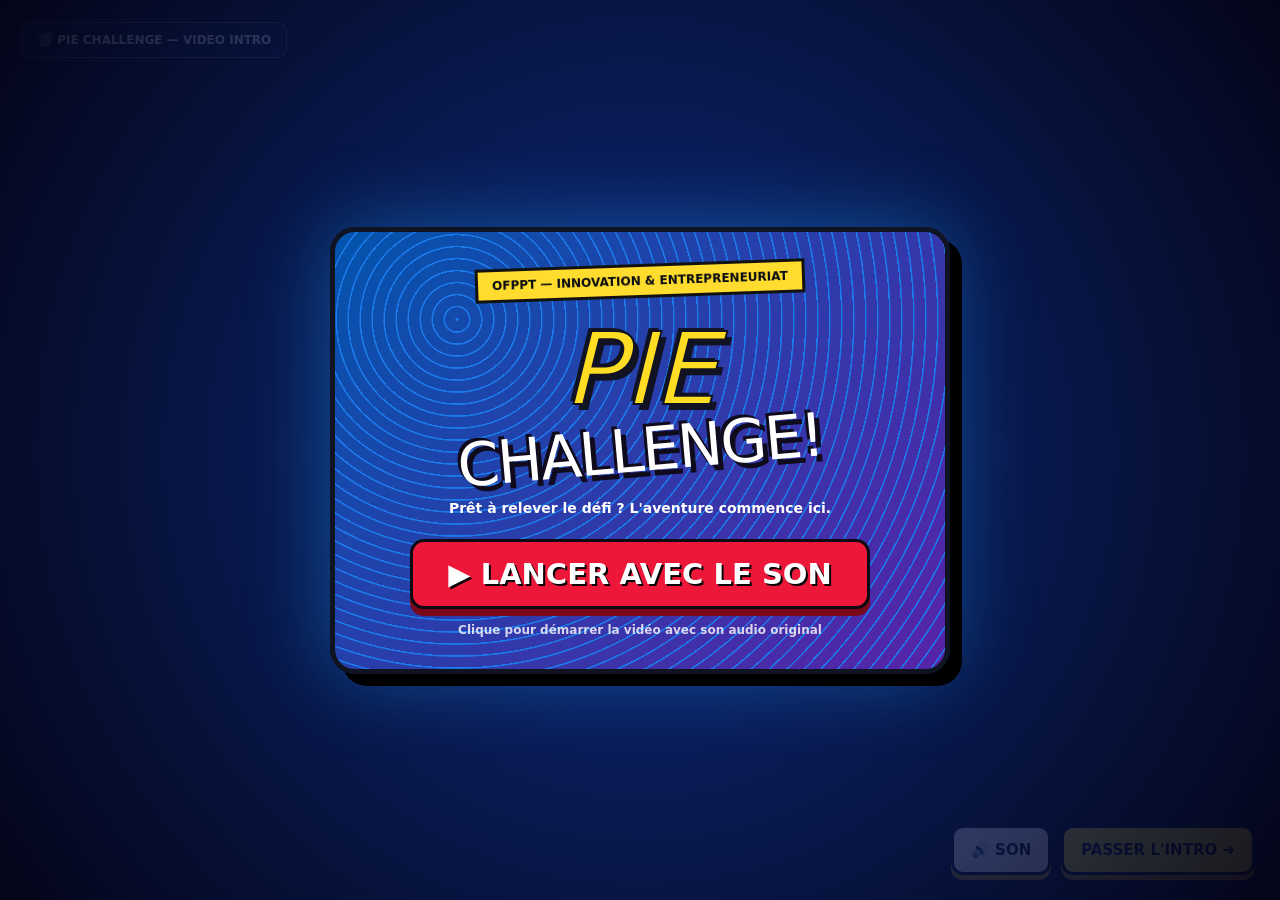
<file: index.html>
<!DOCTYPE html>
<html lang="fr"><head><meta charset="UTF-8"><meta name="viewport" content="width=device-width,initial-scale=1">
<title>PIE Challenge — Intro</title>
<style>
:root{font-family:Impact,'Arial Black',system-ui,sans-serif;color:#fff}
*{box-sizing:border-box}body{margin:0;min-height:100vh;background:#060d22;overflow:hidden}
#vid{position:absolute;inset:0;width:100%;height:100%;object-fit:contain;background:#050812}
#vid-bg{position:absolute;inset:0;background:radial-gradient(circle at 50% 30%,#1277d0 0%,#081535 45%,#040816 100%);z-index:-1}
#gate{position:absolute;inset:0;display:grid;place-items:center;background:radial-gradient(circle at 50% 50%,#123eb6aa,#040519ed);z-index:4}
#gate.hide{display:none}.intro-card{text-align:center;padding:32px 24px;max-width:620px;width:90%;border:5px solid #101322;border-radius:25px;box-shadow:12px 12px #000,0 0 80px #1d9fff65;background:repeating-radial-gradient(circle at 20% 20%,#1b7bea 0 1px,transparent 2px 12px),linear-gradient(135deg,#0354ad,#5723a8)}
.eyebrow{background:#ffdc2d;color:#080a12;display:inline-block;padding:7px 14px;transform:rotate(-2deg);border:3px solid #111;font:900 12px system-ui}.logo{font-size:clamp(48px,10vw,100px);font-style:italic;line-height:1;text-shadow:5px 6px #121322,-3px -3px #121322;-webkit-text-stroke:2px #121322;color:#ffdd24;margin:22px 0 0}.sublogo{color:#fff;font-size:clamp(27px,6vw,60px);letter-spacing:-2px;transform:rotate(-5deg);text-shadow:5px 6px #100b1c,-3px -3px #100b1c;margin:-5px 0 15px}p{font:700 14px system-ui;margin:10px 0 23px;color:#fff}
button{cursor:pointer;font-family:Impact,'Arial Black',system-ui;font-weight:900;border:3px solid #0c0b11;transition:transform .15s}
button:hover{transform:translateY(-3px) scale(1.025)}.start{background:#ed1839;color:white;font-size:clamp(19px,4vw,29px);padding:15px 35px;border-radius:14px;box-shadow:0 7px #79081a;text-shadow:2px 2px #080509}.controls{position:fixed;bottom:25px;right:25px;display:flex;gap:10px;z-index:3}.controls button{padding:13px 17px;border-radius:12px;background:#ffdd26;color:#111;font-size:15px;box-shadow:0 5px #b98a0f}.controls button.mute{background:#eee;color:#111}.tip{position:fixed;top:22px;left:22px;font:800 12px system-ui;background:#071427b5;padding:10px 15px;border:1px solid #ffffff55;border-radius:10px;z-index:2}#loading{font:600 12px system-ui;opacity:.8;margin-top:14px}
@media(max-width:600px){.controls{bottom:15px;right:15px}.controls button{font-size:12px;padding:11px}.intro-card{padding:24px 14px}}
</style></head><body>
<div id="vid-bg"></div><video id="vid" playsinline preload="auto"><source src="videos/intro.mp4" type="video/mp4">Vidéo non prise en charge.</video>
<div class="tip">🎬 PIE CHALLENGE — VIDEO INTRO</div>
<div id="gate"><div class="intro-card"><div class="eyebrow">OFPPT — INNOVATION & ENTREPRENEURIAT</div><div class="logo">PIE</div><div class="sublogo">CHALLENGE!</div><p>Prêt à relever le défi ? L'aventure commence ici.</p><button class="start" id="launch">▶ LANCER AVEC LE SON</button><div id="loading">Clique pour démarrer la vidéo avec son audio original</div></div></div>
<div class="controls"><button class="mute" id="sound" aria-label="Activer ou couper le son">🔊 SON</button><button id="skip">PASSER L'INTRO ➜</button></div>
<script>
const v=document.getElementById('vid'), gate=document.getElementById('gate'), sound=document.getElementById('sound');
function finish(){window.location.replace('game.html')}
async function launch(){try{v.muted=false;v.volume=1;await v.play();gate.classList.add('hide');sound.textContent='🔊 SON'}catch(e){document.getElementById('loading').textContent='Impossible de lire la vidéo. Essaie Chrome ou utilise PASSER L’INTRO.';console.error(e)}}
document.getElementById('launch').addEventListener('click',launch);
document.getElementById('skip').addEventListener('click',finish);
v.addEventListener('ended',finish);
v.addEventListener('error',()=>{document.getElementById('loading').textContent='Vidéo introuvable ou format non compatible. Le bouton PASSER fonctionne.'});
sound.addEventListener('click',()=>{v.muted=!v.muted;sound.textContent=v.muted?'🔇 MUET':'🔊 SON'});
</script></body></html>
</file>
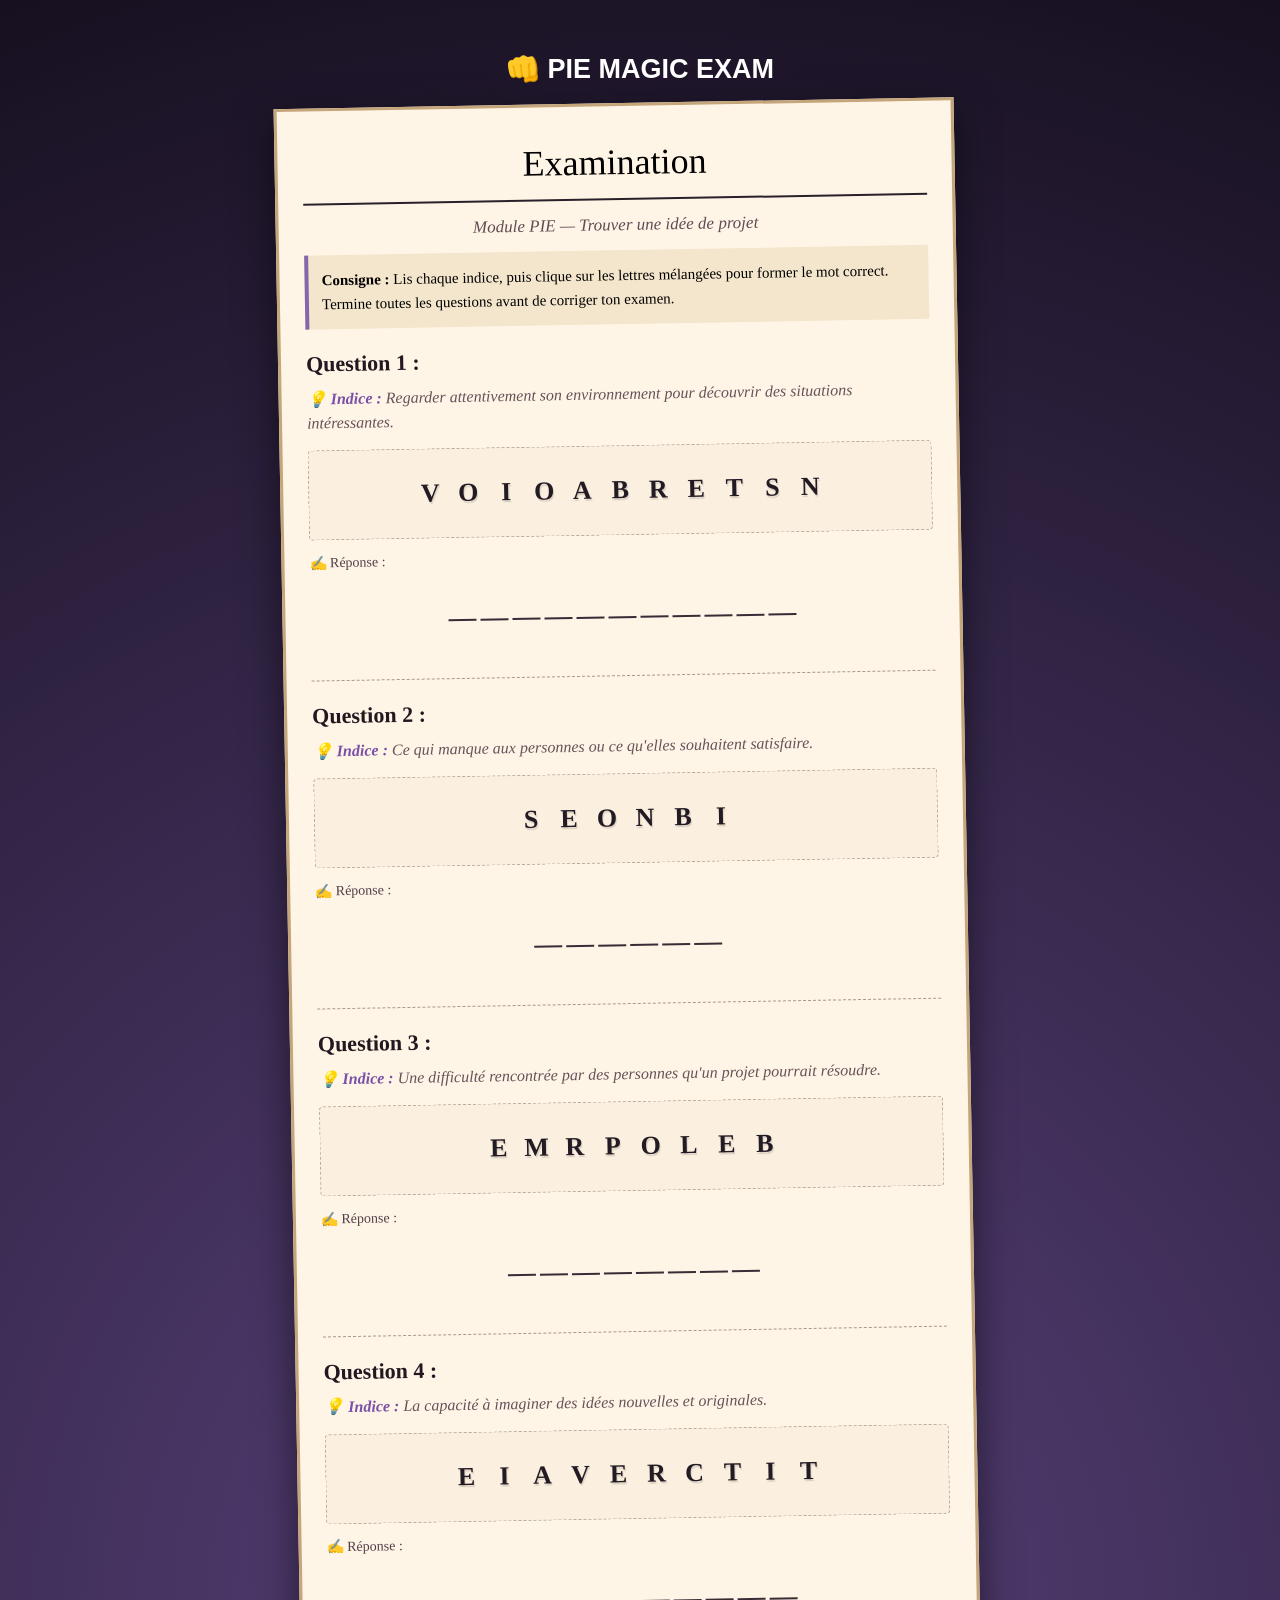
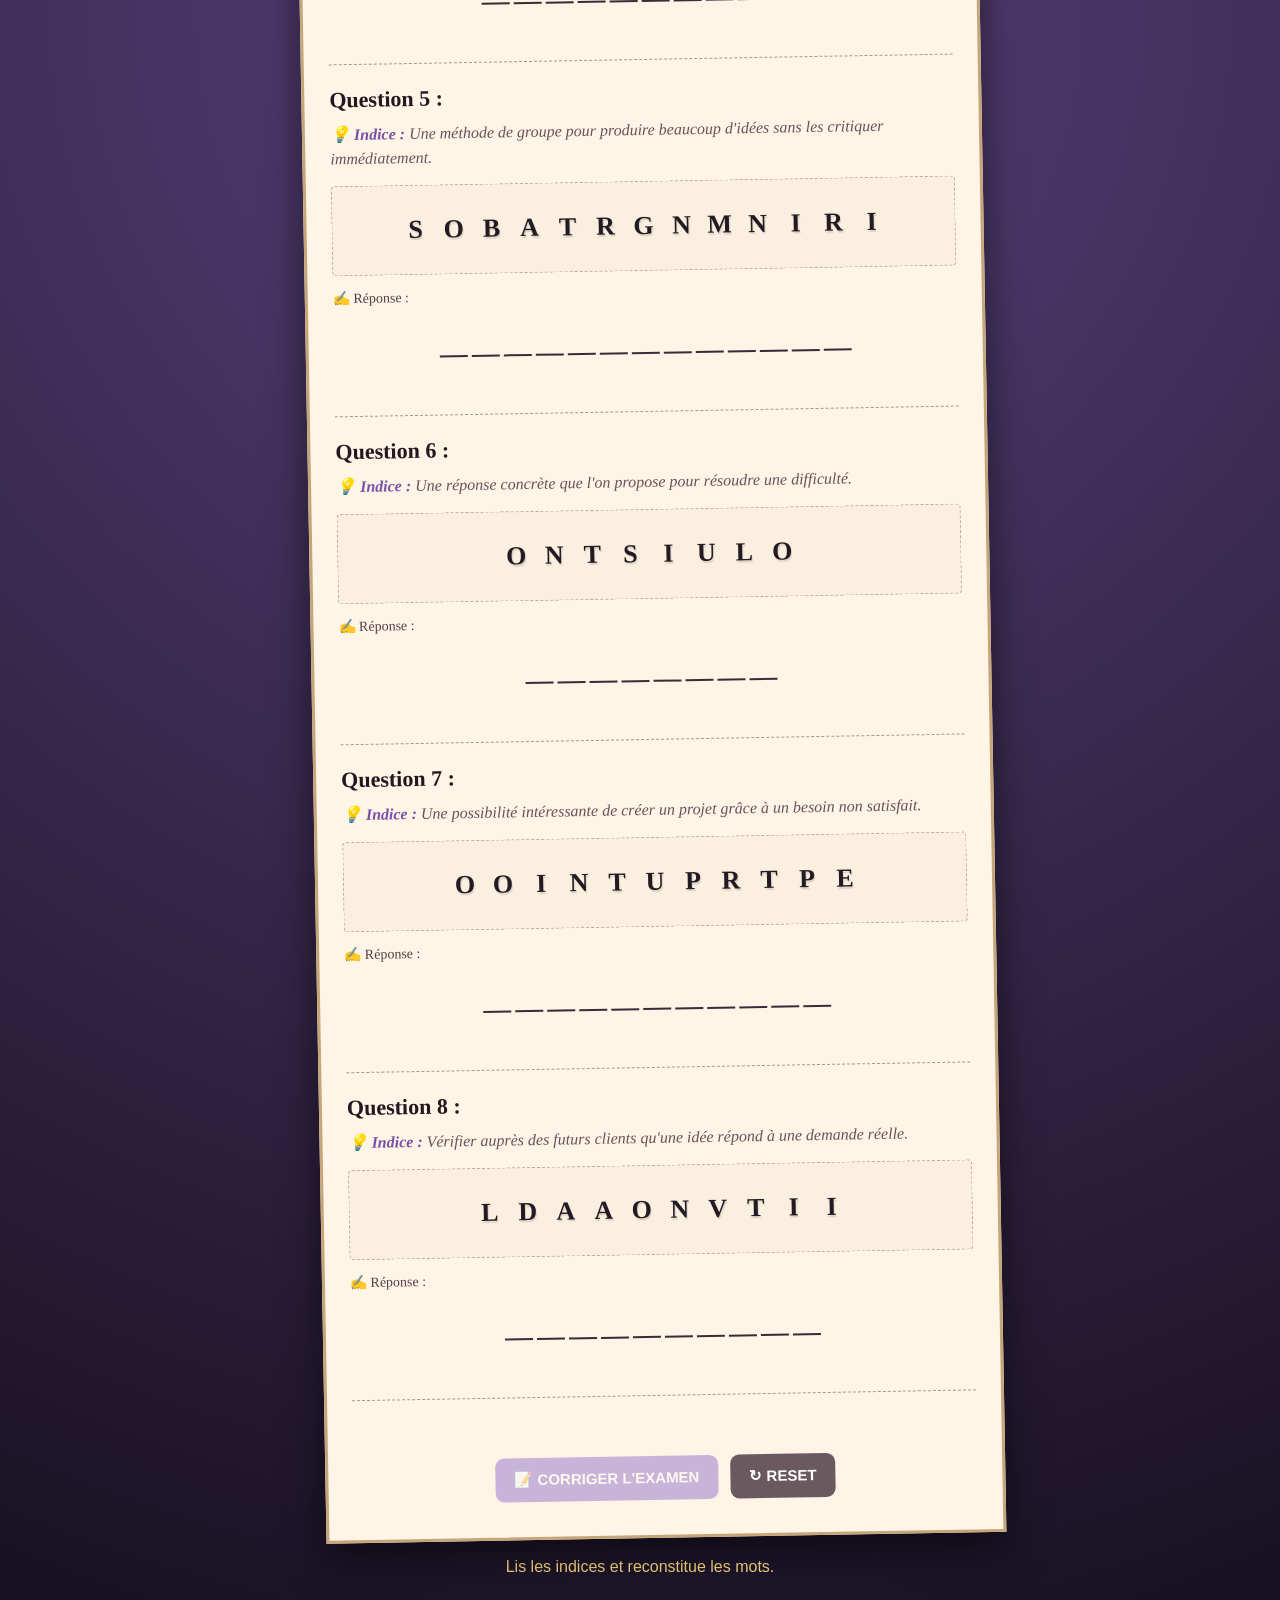
<file: dencing words(pie niveau 6).html>
<!DOCTYPE html>
<html lang="fr">
<head>
<meta charset="UTF-8">
<meta name="viewport" content="width=device-width, initial-scale=1.0">

<title>PIE - Magic Examination</title>

<style>
* {
    box-sizing: border-box;
}

body {
    margin: 0;
    min-height: 100vh;
    background: radial-gradient(circle, #59427c, #171020);
    display: flex;
    align-items: flex-start;
    justify-content: center;
    font-family: Georgia, serif;
    padding: 35px 12px;
}

.container {
    text-align: center;
    width: 100%;
    max-width: 680px;
}

h1 {
    color: white;
    font-family: Arial, sans-serif;
    font-size: 27px;
}

/* EXAM PAPER */

.paper {
    background: #fff5e6;
    padding: 35px 25px;
    border: 3px solid #c5a67b;
    box-shadow: 0 15px 40px #0008;
    transform: rotate(-1deg);
    transition: box-shadow 0.5s;
    position: relative;
    overflow: hidden;
    text-align: left;
}

.paper.solved {
    box-shadow: 0 0 50px gold;
}

.exam-title {
    font-size: 36px;
    text-align: center;
    border-bottom: 2px solid #292129;
    padding-bottom: 15px;
}

.exam-subtitle {
    text-align: center;
    font-size: 17px;
    font-style: italic;
    margin: 15px 0;
    color: #604c55;
}

.instructions {
    background: #f4e6cc;
    border-left: 4px solid #8566ad;
    padding: 13px;
    font-size: 15px;
    line-height: 1.6;
}

/* QUESTION */

.question-block {
    padding: 22px 0;
    border-bottom: 1px dashed #a99789;
}

.question {
    font-size: 22px;
    font-weight: bold;
    color: #211820;
    margin-bottom: 10px;
}

.hint {
    font-size: 16px;
    font-style: italic;
    line-height: 1.5;
    color: #66525a;
    margin-bottom: 15px;
}

.hint strong {
    color: #7950a7;
}

/* SCATTERED ALPHABET */

.chaos-zone {
    display: flex;
    justify-content: center;
    align-items: center;
    flex-wrap: wrap;
    gap: 10px 8px;
    min-height: 90px;
    padding: 20px 12px;
    background: #eadcc733;
    border: 1px dashed #b9aa98;
    border-radius: 4px;
}

.letter {
    width: 30px;
    height: 40px;
    padding: 0;
    border: none;
    margin: 0;

    background: transparent;
    color: #231b24;

    font-family: Georgia, serif;
    font-weight: bold;
    font-size: 26px;

    cursor: pointer;
    position: relative;

    text-shadow: 1px 2px 1px #0002;

    animation: chaos 0.6s infinite alternate ease-in-out;
    animation-delay: var(--delay);
}

@keyframes chaos {
    from {
        transform:
            translate(var(--x), var(--y))
            rotate(var(--rotation));
    }

    to {
        transform:
            translate(
                calc(var(--x) + 3px),
                calc(var(--y) - 3px)
            )
            rotate(calc(var(--rotation) + 7deg));
    }
}

.letter:hover:not(:disabled) {
    color: #b02e28;
    animation-play-state: paused;
    scale: 1.25;
    text-shadow: 0 0 8px #ffae42;
}

.letter.used {
    opacity: 0.12;
}

.letter:disabled {
    cursor: default;
}

/* ANSWER */

.answer-label {
    margin: 14px 0 8px;
    font-size: 14px;
    color: #51404b;
}

.answer-line {
    display: flex;
    justify-content: center;
    flex-wrap: wrap;
    gap: 4px;
    min-height: 46px;
    padding: 5px 0;
}

.answer-slot {
    width: 28px;
    height: 39px;
    padding: 0;
    margin: 0;

    background: transparent;
    border: none;
    border-bottom: 2px solid #392c36;

    font-family: Georgia, serif;
    font-size: 22px;
    font-weight: bold;
    color: #251b25;

    cursor: pointer;
}

.answer-slot.filled {
    animation: letterAppear 0.25s ease-out;
}

.answer-slot:disabled {
    cursor: default;
}

@keyframes letterAppear {
    from {
        opacity: 0;
        transform: translateY(-15px);
    }

    to {
        opacity: 1;
        transform: translateY(0);
    }
}

/* QUESTION FEEDBACK */

.question-feedback {
    text-align: center;
    font-size: 15px;
    font-weight: bold;
    margin-top: 12px;
    min-height: 18px;
    font-family: Arial, sans-serif;
}

.question-block.good .question-feedback {
    color: #168447;
}

.question-block.bad .question-feedback {
    color: #c32a2a;
}

.question-block.good {
    background: #e0ffd529;
}

/* SCORE */

.result {
    text-align: center;
    padding: 18px 5px;
    font-family: Arial, sans-serif;
    font-size: 18px;
    font-weight: bold;
    color: #513b64;
    min-height: 60px;
}

.result.success {
    color: #168447;
    font-size: 21px;
}

/* BUTTONS */

.actions {
    display: flex;
    justify-content: center;
    flex-wrap: wrap;
    gap: 12px;
}

.action {
    border: none;
    border-radius: 9px;
    padding: 13px 19px;
    background: #7752c7;
    color: white;
    font-family: Arial, sans-serif;
    font-size: 15px;
    font-weight: bold;
    cursor: pointer;
}

.action:hover:not(:disabled) {
    background: #9472de;
}

.action:disabled {
    opacity: 0.4;
    cursor: not-allowed;
}

.reset {
    background: #6b5960;
}

.reset:hover {
    background: #8b737c !important;
}

.small-action {
    display: block;
    margin: 10px auto 0;
    border: none;
    background: transparent;
    color: #7950a7;
    font-size: 13px;
    cursor: pointer;
    text-decoration: underline;
}

.small-action:hover {
    color: #ac4a65;
}

#status {
    font-family: Arial, sans-serif;
    color: #ffdd83;
    margin-top: 20px;
}

@media (max-width: 480px) {
    .paper {
        padding: 25px 13px;
    }

    .exam-title {
        font-size: 29px;
    }

    .question {
        font-size: 20px;
    }

    .letter {
        font-size: 22px;
        width: 24px;
    }

    .answer-slot {
        width: 22px;
        font-size: 18px;
    }
}
</style>
</head>

<body>

<div class="container">

    <h1>👊 PIE MAGIC EXAM</h1>

    <div class="paper" id="paper">

        <div class="exam-title">
            Examination
        </div>

        <div class="exam-subtitle">
            Module PIE — Trouver une idée de projet
        </div>

        <div class="instructions">
            <strong>Consigne :</strong>
            Lis chaque indice, puis clique sur les lettres
            mélangées pour former le mot correct.
            Termine toutes les questions avant de
            corriger ton examen.
        </div>

        <!-- ALL EXAM QUESTIONS -->
        <div id="examQuestions"></div>

        <!-- RESULT -->
        <div class="result" id="result"
             role="status" aria-live="polite">
        </div>

        <div class="actions">

            <button class="action"
                    id="checkButton">
                📝 CORRIGER L'EXAMEN
            </button>

            <button class="action reset"
                    id="resetButton">
                ↻ RESET
            </button>

        </div>

    </div>

    <p id="status">
        Les lettres sont mélangées.
        À toi de trouver les bonnes réponses !
    </p>

</div>

<script>

// ==========================================
// PIE EXAM - QUESTIONS
// ==========================================

const questions = [

    {
        answer: "OBSERVATION",
        hint: "Regarder attentivement son environnement pour découvrir des situations intéressantes."
    },

    {
        answer: "BESOIN",
        hint: "Ce qui manque aux personnes ou ce qu'elles souhaitent satisfaire."
    },

    {
        answer: "PROBLEME",
        hint: "Une difficulté rencontrée par des personnes qu'un projet pourrait résoudre."
    },

    {
        answer: "CREATIVITE",
        hint: "La capacité à imaginer des idées nouvelles et originales."
    },

    {
        answer: "BRAINSTORMING",
        hint: "Une méthode de groupe pour produire beaucoup d'idées sans les critiquer immédiatement."
    },

    {
        answer: "SOLUTION",
        hint: "Une réponse concrète que l'on propose pour résoudre une difficulté."
    },

    {
        answer: "OPPORTUNITE",
        hint: "Une possibilité intéressante de créer un projet grâce à un besoin non satisfait."
    },

    {
        answer: "VALIDATION",
        hint: "Vérifier auprès des futurs clients qu'une idée répond à une demande réelle."
    }

];

// ==========================================
// GAME STATE
// ==========================================

let exam = [];
let examReviewed = false;
let examCompleted = false;

const paper = document.getElementById("paper");
const questionsContainer =
    document.getElementById("examQuestions");

const result = document.getElementById("result");
const checkButton =
    document.getElementById("checkButton");

const resetButton =
    document.getElementById("resetButton");

const statusText =
    document.getElementById("status");

// ==========================================
// SHUFFLE
// ==========================================

function shuffle(array) {

    const copy = [...array];

    for (let i = copy.length - 1; i > 0; i--) {

        const randomIndex =
            Math.floor(Math.random() * (i + 1));

        [copy[i], copy[randomIndex]] =
            [copy[randomIndex], copy[i]];
    }

    return copy;
}

// ==========================================
// MAKE MIXED LETTERS
// ==========================================

function createLetters(answer) {

    const characters = [...answer];

    let tiles = characters.map((char, index) => ({
        id: index,
        char: char,
        x: Math.floor(Math.random() * 17 - 8),
        y: Math.floor(Math.random() * 19 - 9),
        rotation: Math.floor(Math.random() * 75 - 37),
        delay: Math.random()
    }));

    tiles = shuffle(tiles);

    // Ensure the letters are not already sorted
    if (tiles.map(t => t.char).join("") === answer) {

        const firstDifferent = tiles.findIndex(
            t => t.char !== tiles[0].char
        );

        if (firstDifferent !== -1) {
            [tiles[0], tiles[firstDifferent]] =
                [tiles[firstDifferent], tiles[0]];
        }
    }

    return tiles;
}

// ==========================================
// START EXAM
// ==========================================

function startExam() {

    exam = questions.map(question => ({

        answer: question.answer,

        hint: question.hint,

        tiles: createLetters(question.answer),

        selected: [],

        status: "editing"

    }));

    examReviewed = false;
    examCompleted = false;

    result.textContent = "";
    result.className = "result";

    paper.classList.remove("solved");

    statusText.textContent =
        "Lis les indices et reconstitue les mots.";

    renderExam();
}

// ==========================================
// RENDER ALL QUESTIONS
// ==========================================

function renderExam() {

    questionsContainer.innerHTML = "";

    exam.forEach((question, questionIndex) => {

        const block = document.createElement("section");

        block.className = "question-block";

        if (question.status === "correct") {
            block.classList.add("good");
        }

        if (question.status === "wrong") {
            block.classList.add("bad");
        }

        // QUESTION NUMBER

        const title = document.createElement("div");

        title.className = "question";

        title.textContent =
            "Question " + (questionIndex + 1) + " :";

        block.appendChild(title);

        // HINT

        const hint = document.createElement("div");

        hint.className = "hint";

        const hintTitle = document.createElement("strong");
        hintTitle.textContent = "💡 Indice : ";

        const hintContent = document.createElement("span");
        hintContent.textContent = question.hint;

        hint.appendChild(hintTitle);
        hint.appendChild(hintContent);

        block.appendChild(hint);

        // CHAOS ZONE

        const chaosZone = document.createElement("div");

        chaosZone.className = "chaos-zone";

        question.tiles.forEach(tile => {

            const letterButton =
                document.createElement("button");

            letterButton.className = "letter";

            letterButton.textContent = tile.char;

            letterButton.style.setProperty(
                "--x", tile.x + "px"
            );

            letterButton.style.setProperty(
                "--y", tile.y + "px"
            );

            letterButton.style.setProperty(
                "--rotation",
                tile.rotation + "deg"
            );

            letterButton.style.setProperty(
                "--delay",
                "-" + tile.delay + "s"
            );

            const used =
                question.selected.includes(tile.id);

            if (used) {
                letterButton.classList.add("used");
            }

            letterButton.disabled =
                used || question.status !== "editing";

            letterButton.addEventListener("click", () => {
                selectLetter(questionIndex, tile.id);
            });

            chaosZone.appendChild(letterButton);
        });

        block.appendChild(chaosZone);

        // ANSWER LABEL

        const answerLabel = document.createElement("div");

        answerLabel.className = "answer-label";
        answerLabel.textContent = "✍️ Réponse :";

        block.appendChild(answerLabel);

        // ANSWER LINE

        const answerLine = document.createElement("div");

        answerLine.className = "answer-line";

        [...question.answer].forEach((char, slotIndex) => {

            const slot = document.createElement("button");

            slot.className = "answer-slot";

            const selectedId =
                question.selected[slotIndex];

            if (selectedId !== undefined) {

                const selectedTile = question.tiles.find(
                    tile => tile.id === selectedId
                );

                slot.textContent = selectedTile.char;

                slot.classList.add("filled");

                slot.title = "Cliquer pour retirer";

                slot.disabled =
                    question.status !== "editing";

                slot.addEventListener("click", () => {
                    removeLetter(questionIndex, slotIndex);
                });

            } else {

                slot.textContent = "";
                slot.disabled = true;
            }

            answerLine.appendChild(slot);
        });

        block.appendChild(answerLine);

        // UNDO BUTTON

        if (
            question.status === "editing" &&
            question.selected.length > 0
        ) {

            const undo = document.createElement("button");

            undo.className = "small-action";
            undo.textContent = "⌫ Effacer la dernière lettre";

            undo.addEventListener("click", () => {
                question.selected.pop();
                renderExam();
            });

            block.appendChild(undo);
        }

        // FEEDBACK

        const feedback = document.createElement("div");

        feedback.className = "question-feedback";

        if (question.status === "correct") {
            feedback.textContent = "✅ Bonne réponse !";
        }

        if (question.status === "wrong") {
            feedback.textContent =
                "❌ Mauvais ordre — à refaire !";
        }

        block.appendChild(feedback);

        questionsContainer.appendChild(block);
    });

    updateControls();
}

// ==========================================
// SELECT LETTER
// ==========================================

function selectLetter(questionIndex, tileId) {

    const question = exam[questionIndex];

    if (question.status !== "editing") return;

    if (question.selected.includes(tileId)) return;

    if (question.selected.length >= question.answer.length) {
        return;
    }

    question.selected.push(tileId);

    renderExam();
}

// ==========================================
// REMOVE LETTER
// ==========================================

function removeLetter(questionIndex, slotIndex) {

    const question = exam[questionIndex];

    if (question.status !== "editing") return;

    question.selected.splice(slotIndex, 1);

    renderExam();
}

// ==========================================
// UPDATE MAIN BUTTON
// ==========================================

function updateControls() {

    if (examCompleted) {

        checkButton.textContent = "🏆 REJOUER";
        checkButton.disabled = false;
        return;
    }

    if (examReviewed) {

        checkButton.textContent =
            "↻ RÉESSAYER LES ERREURS";

        checkButton.disabled = false;
        return;
    }

    checkButton.textContent =
        "📝 CORRIGER L'EXAMEN";

    const allFilled = exam.every(question => {

        return (
            question.status === "correct" ||
            question.selected.length === question.answer.length
        );

    });

    checkButton.disabled = !allFilled;
}

// ==========================================
// CHECK THE WHOLE EXAM
// ==========================================

function checkExam() {

    if (examReviewed || examCompleted) return;

    const allFilled = exam.every(question =>
        question.status === "correct" ||
        question.selected.length === question.answer.length
    );

    if (!allFilled) return;

    exam.forEach(question => {

        if (question.status === "correct") return;

        const userAnswer = question.selected.map(id => {

            const tile = question.tiles.find(
                letter => letter.id === id
            );

            return tile.char;

        }).join("");

        if (userAnswer === question.answer) {

            question.status = "correct";

        } else {

            question.status = "wrong";
        }
    });

    examReviewed = true;

    const score = exam.filter(
        q => q.status === "correct"
    ).length;

    if (score === exam.length) {

        examCompleted = true;

        paper.classList.add("solved");

        result.textContent =
            "🏆 FÉLICITATIONS ! " +
            score + " / " + exam.length;

        result.className = "result success";

        statusText.textContent =
            "Excellent ! Toutes les réponses sont correctes !";

    } else {

        result.textContent =
            "📊 Résultat : " +
            score + " / " + exam.length +
            " — Corrige les erreurs !";

        result.className = "result";

        statusText.textContent =
            "Les bonnes réponses restent validées.";
    }

    renderExam();

    // Inform the main PIE Challenge page, including correct/wrong audio feedback.
    // The parent verifies the sender's iframe before acting.
    if (window.parent !== window) {
        const message = examCompleted
            ? {type: "PIE_LEVEL_6_COMPLETED"}
            : {type: "PIE_LEVEL_6_FEEDBACK", hasErrors: true};
        window.parent.postMessage(message, window.location.origin === 'null' ? '*' : window.location.origin);
    }
}

// ==========================================
// RETRY ONLY WRONG ANSWERS
// ==========================================

function retryWrongAnswers() {

    exam.forEach(question => {

        if (question.status === "wrong") {

            question.selected = [];

            question.tiles =
                createLetters(question.answer);

            question.status = "editing";
        }
    });

    examReviewed = false;

    result.textContent =
        "💡 Utilise les indices pour corriger tes erreurs.";

    result.className = "result";

    renderExam();
}

// ==========================================
// BUTTON EVENTS
// ==========================================

checkButton.addEventListener("click", () => {

    if (examCompleted) {

        startExam();

    } else if (examReviewed) {

        retryWrongAnswers();

    } else {

        checkExam();
    }

});

resetButton.addEventListener("click", startExam);

// ==========================================
// LAUNCH EXAM
// ==========================================

startExam();

</script>

</body>
</html>
</file>
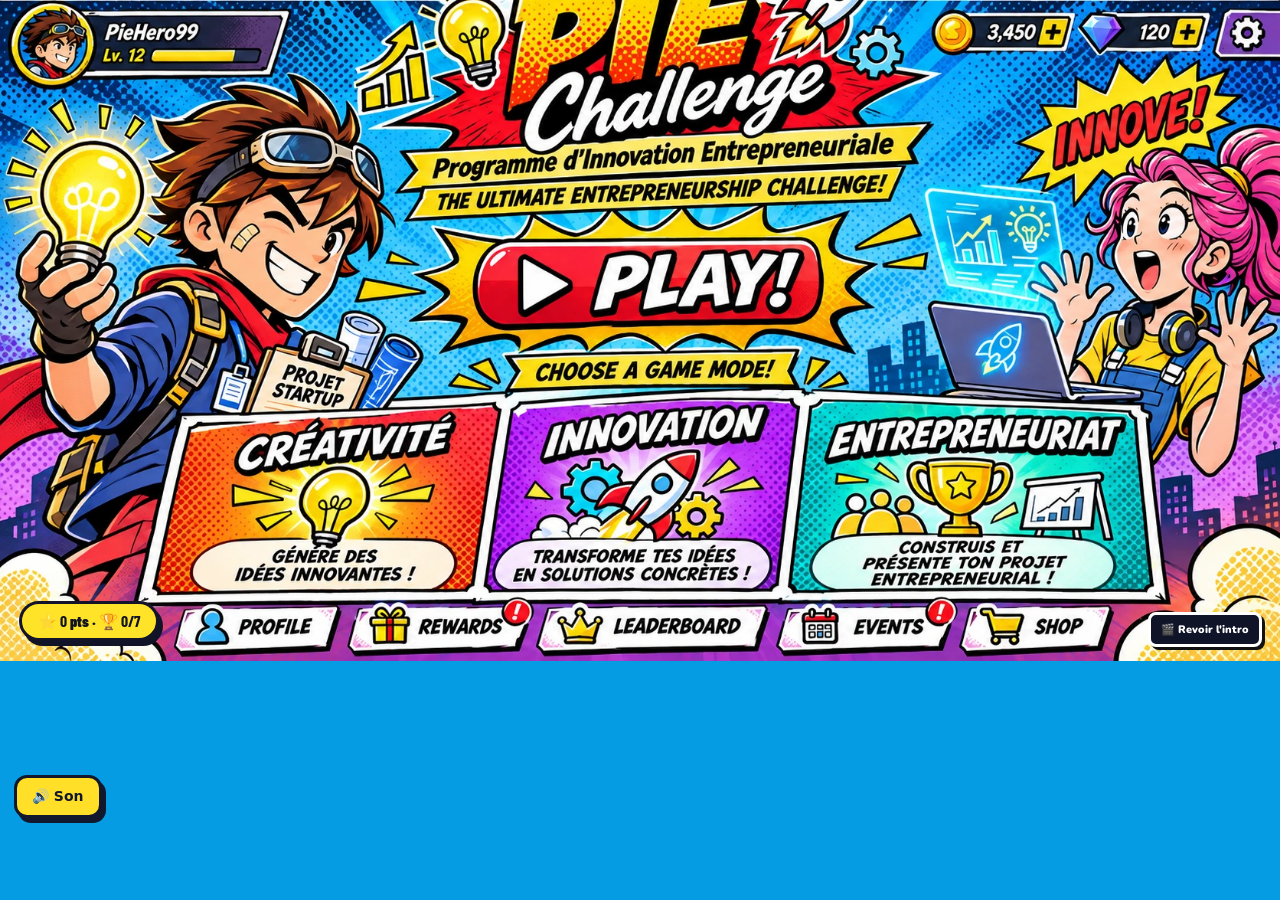
<file: game.html>
<!DOCTYPE html>
<html lang="fr">
<head>
    <meta charset="UTF-8">
    <meta name="viewport" content="width=device-width, initial-scale=1.0">
    <title>PIE Challenge | Comic Gaming Edition</title>
    <link rel="stylesheet" href="css/style.css">
    <link rel="stylesheet" href="css/comic.css">
    <link rel="stylesheet" href="css/accueil.css">
    <link rel="stylesheet" href="css/level1-comic.css">
    <link rel="stylesheet" href="css/levels-entrepreneurs.css">
    <link rel="stylesheet" href="css/levels-4-to-7-fix.css">
    <link rel="stylesheet" href="css/pie-feedback.css">
</head>

<body>

<header class="topbar">
    <a href="#" class="logo" onclick="showView('home')">
        ⚡ PIE <span>CHALLENGE!</span>
    </a>

    <div class="header-stats">
        <span>🪙 <strong id="headerScore">0</strong> pts</span>
        <span>🏆 <strong id="headerLevel">0/7</strong></span>
    </div>
</header>

<main class="container">

    <!-- ACCUEIL — screenshot-inspired comic book experience. Clickable controls are real HTML. -->
    <section id="homeView" class="view active">
      <div class="reference-accueil" aria-label="Accueil PIE Challenge">
        <img class="reference-scene" src="images/accueil-reference.webp" alt="Décor comic gaming avec héros, entrepreneuriat, créativité et innovation" fetchpriority="high">
        <button class="scene-hit hit-profile" aria-label="Ouvrir mon profil" title="Profil" onclick="showView('profile')"><span>PROFIL</span></button>
        <button class="scene-hit hit-settings" aria-label="Règles et aide" title="Aide" onclick="showView('help')"><span>AIDE</span></button>
        <button class="scene-hit hit-play" aria-label="Jouer maintenant : choisir un niveau" title="Jouer" onclick="showView('levels')"><span>▶ PLAY!</span></button>
        <button class="scene-hit hit-creativity" aria-label="Créativité : voir les niveaux" onclick="showView('levels')"><span>CRÉATIVITÉ</span></button>
        <button class="scene-hit hit-innovation" aria-label="Innovation : voir les niveaux" onclick="showView('levels')"><span>INNOVATION</span></button>
        <button class="scene-hit hit-entrepreneurship" aria-label="Entrepreneuriat : voir les niveaux" onclick="showView('levels')"><span>ENTREPRENEURIAT</span></button>
        <button class="scene-hit hit-nav-profile" aria-label="Profil" onclick="showView('profile')"><span>PROFIL</span></button>
        <button class="scene-hit hit-nav-rewards" aria-label="Progression et récompenses" onclick="showView('profile')"><span>RÉCOMPENSES</span></button>
        <button class="scene-hit hit-nav-leaderboard" aria-label="Voir mes niveaux" onclick="showView('levels')"><span>NIVEAUX</span></button>
        <button class="scene-hit hit-nav-events" aria-label="Règles du jeu" onclick="showView('help')"><span>AIDE</span></button>
        <button class="scene-hit hit-nav-shop" aria-label="Revoir la bande annonce" onclick="location.href='index.html?replay=1'"><span>INTRO</span></button>
        <div class="live-score" aria-live="polite">⭐ <strong id="accueilLiveScore">0</strong> pts · 🏆 <strong id="accueilLiveLevels">0/7</strong></div>
        <a class="replay-intro" href="index.html?replay=1" aria-label="Revoir la bande-annonce">🎬 Revoir l'intro</a>
      </div>
      <!-- A mobile-first layout preserves readability instead of shrinking a 16:9 poster. -->
      <div class="mobile-comic-home">
        <div class="comic-hero">
          <div class="comic-sticker sticker-left">💡</div><div class="comic-sticker sticker-right">🚀</div>
          <div class="comic-tag">🎮 OFPPT · PROGRAMME D’INNOVATION ENTREPRENEURIALE</div>
          <div class="comic-main-logo"><span>PIE</span><em>CHALLENGE!</em></div>
          <p class="comic-subtitle">IMAGINE · INNOVE · ENTREPRENDS</p>
          <button class="comic-play" onclick="showView('levels')">▶ PLAY!</button>
          <div class="hero-secondary-actions"><button onclick="showView('help')">❔ Règles</button><a href="index.html?replay=1">🎬 Intro</a></div>
        </div>
        <div class="comic-pick-title">CHOISIS TON DÉFI !</div>
        <div class="features comic-features">
          <button class="feature-card comic-feature orange" onclick="showView('levels')"><span>💡</span><h3>CRÉATIVITÉ</h3><p>Génère des idées innovantes !</p></button>
          <button class="feature-card comic-feature purple" onclick="showView('levels')"><span>🚀</span><h3>INNOVATION</h3><p>Transforme tes idées en solutions !</p></button>
          <button class="feature-card comic-feature aqua" onclick="showView('levels')"><span>🏆</span><h3>ENTREPRENEURIAT</h3><p>Construis ton projet !</p></button>
        </div>
      </div>
    </section>

    <!-- LEVELS -->
    <section id="levelsView" class="view">
        <div class="section-heading">
            <h1>Choisis ton niveau</h1>
            <p>Termine les trois questions pour débloquer le niveau suivant.</p>
        </div>

        <div id="levelsContainer" class="levels-grid"></div>

        <button class="secondary-btn" onclick="showView('home')">
            ← Retour
        </button>
    </section>

    <!-- GAME -->
    <section id="gameView" class="view">
        <div class="game-top">
            <button class="secondary-btn" onclick="showView('levels')">
                ← Niveaux
            </button>

            <div class="game-progress">
                <span id="levelTitle">Niveau 1</span>
                <span id="questionNumber">Question 1/3</span>
            </div>
        </div>

        <div class="progress-track">
            <div id="progressBar" class="progress-fill"></div>
        </div>

        <div class="question-card">
            <div id="questionType" class="question-badge">DÉFI</div>

            <h2 id="questionTitle">Question</h2>

            <p id="questionDescription"></p>

            <div id="questionContent" class="question-content"></div>

            <div id="answerArea" class="answer-area"></div>

            <p id="feedback" class="feedback"></p>

            <div class="game-actions">
                <button id="hintBtn" class="hint-btn" onclick="useHint()">
                    💡 Indice (-20 pts)
                </button>

                <button id="checkBtn" class="primary-btn" onclick="checkAnswer()">
                    Vérifier
                </button>

                <button id="nextBtn" class="primary-btn hidden" onclick="nextQuestion()">
                    Question suivante →
                </button>
            </div>
        </div>
    </section>

    <!-- RESULTS -->
    <section id="resultsView" class="view">
        <div class="result-card">
            <div class="result-icon">🎉</div>
            <h1 id="resultTitle">Niveau terminé !</h1>
            <p id="resultMessage">Bravo pour tes efforts.</p>

            <div class="result-score">
                ⭐ <strong id="resultScore">0</strong> points
            </div>

            <button id="nextLevelBtn" class="primary-btn" onclick="goNextLevel()">
                Niveau suivant →
            </button>

            <button class="secondary-btn" onclick="showView('levels')">
                Voir les niveaux
            </button>
        </div>
    </section>

    <!-- PROFILE -->
    <section id="profileView" class="view">
        <div class="section-heading">
            <h1>Mon profil</h1>
            <p>Consulte ta progression dans PIE Challenge.</p>
        </div>

        <div class="profile-card">
            <div class="profile-avatar">👨‍🎓</div>
            <h2>Joueur</h2>

            <div class="profile-stats">
                <div>
                    <strong id="profileScore">0</strong>
                    <span>Points</span>
                </div>

                <div>
                    <strong id="profileLevels">0/7</strong>
                    <span>Niveaux terminés</span>
                </div>

                <div>
                    <strong id="profileQuestions">0/21</strong>
                    <span>Bonnes réponses</span>
                </div>
            </div>

            <button class="secondary-btn" onclick="resetProgress()">
                Réinitialiser ma progression
            </button>
        </div>
    </section>

    <!-- HELP -->

    <!-- HELP -->
    <section id="helpView" class="view">

        <div class="section-heading">
            <h1>Comment jouer ?</h1>
            <p>Règles du jeu et équipe du projet</p>
        </div>

        <div class="help-card">
            <h2>📜 Règles du jeu</h2>

            <p>🎯 Le jeu contient 7 niveaux.</p>
            <p>🧩 Chaque niveau contient 3 questions.</p>
            <p>⭐ Une bonne réponse rapporte 100 points.</p>
            <p>💡 Un indice coûte 20 points.</p>
            <p>🔓 Termine les trois questions pour débloquer le niveau suivant.</p>
        </div>

        <div class="help-card project-team">
            <h2>👨‍💻 Équipe du projet</h2>

            <div class="team-role">
                <h3>🌐 HTML</h3>
                <p>Omar • Yassine</p>
            </div>

            <div class="team-role">
                <h3>🎨 CSS</h3>
                <p>Ziyad • Adnane</p>
            </div>

            <div class="team-role">
                <h3>⚙️ JavaScript</h3>
                <p>Adnane • Walid</p>
            </div>

            <div class="team-role project-leader">
                <h3>👑 Chef de projet</h3>
                <p>Walid</p>
            </div>
        </div>

    </section>


</main>

<footer class="bottom-nav">
    <button onclick="showView('home')">🏠<span>Accueil</span></button>
    <button onclick="showView('levels')">🎮<span>Niveaux</span></button>
    <button onclick="showView('profile')">👤<span>Profil</span></button>
    <button onclick="showView('help')">❔<span>Aide</span></button>
</footer>

<script src="js/questions.js"></script>
<script src="js/app.js"></script>
<script src="js/accueil.js"></script>
<script src="js/pie-feedback.js"></script>

</body>
</html>
</file>
<file: css/style.css>
@import url('https://fonts.googleapis.com/css2?family=Poppins:wght@400;500;600;700;800&display=swap');

:root {
    --bg: #100d24;
    --surface: #1d1938;
    --surface-light: #29234a;
    --primary: #8b5cf6;
    --primary-light: #a78bfa;
    --yellow: #facc15;
    --text: #ffffff;
    --muted: #aaa5c5;
    --success: #22c55e;
    --danger: #ef4444;
}

* {
    margin: 0;
    padding: 0;
    box-sizing: border-box;
}

body {
    min-height: 100vh;
    background:
            radial-gradient(circle at 15% 10%, #30205b 0, transparent 35%),
            radial-gradient(circle at 85% 80%, #25164c 0, transparent 35%),
            var(--bg);
    color: var(--text);
    font-family: 'Poppins', Arial, sans-serif;
    padding-bottom: 100px;
}

button {
    font-family: inherit;
    cursor: pointer;
    border: none;
}

/* HEADER */

.topbar {
    height: 75px;
    padding: 0 7%;
    display: flex;
    align-items: center;
    justify-content: space-between;
    border-bottom: 1px solid #ffffff12;
    background: #100d24cc;
    backdrop-filter: blur(12px);
    position: sticky;
    top: 0;
    z-index: 10;
}

.logo {
    color: white;
    text-decoration: none;
    font-size: 22px;
    font-weight: 800;
    letter-spacing: 1px;
}

.logo span {
    color: var(--yellow);
}

.header-stats {
    display: flex;
    gap: 20px;
    color: var(--yellow);
    font-size: 14px;
}

/* GENERAL */

.container {
    width: 90%;
    max-width: 1100px;
    margin: 45px auto;
}

.view {
    display: none;
    animation: appear 0.4s ease;
}

.view.active {
    display: block;
}

@keyframes appear {
    from {
        opacity: 0;
        transform: translateY(12px);
    }
    to {
        opacity: 1;
        transform: translateY(0);
    }
}

/* HOME */

.hero {
    text-align: center;
    padding: 65px 20px;
}

.hero-badge,
.question-badge {
    display: inline-block;
    padding: 8px 16px;
    border-radius: 30px;
    background: #8b5cf622;
    border: 1px solid #8b5cf655;
    color: var(--primary-light);
    font-size: 12px;
    font-weight: 700;
    letter-spacing: 1px;
}

.hero h1 {
    font-size: clamp(30px, 5vw, 52px);
    margin: 25px 0 15px;
}

.hero h1 span {
    color: var(--yellow);
}

.hero p {
    max-width: 600px;
    margin: auto;
    color: var(--muted);
    line-height: 1.8;
}

.primary-btn {
    background: linear-gradient(135deg, var(--primary), #6d28d9);
    color: white;
    padding: 14px 25px;
    border-radius: 12px;
    font-size: 15px;
    font-weight: 700;
    margin-top: 25px;
    box-shadow: 0 8px 25px #8b5cf633;
    transition: 0.25s;
}

.primary-btn:hover {
    transform: translateY(-3px);
    box-shadow: 0 12px 30px #8b5cf655;
}

.primary-btn:disabled {
    opacity: 0.5;
    cursor: not-allowed;
    transform: none;
}

.features {
    display: grid;
    grid-template-columns: repeat(3, 1fr);
    gap: 18px;
}

.feature-card {
    padding: 25px;
    text-align: center;
    background: var(--surface);
    border: 1px solid #ffffff12;
    border-radius: 18px;
    transition: 0.3s;
}

.feature-card:hover {
    transform: translateY(-5px);
    border-color: var(--primary);
}

.feature-card span {
    font-size: 35px;
}

.feature-card h3 {
    margin: 12px 0 6px;
}

.feature-card p {
    font-size: 13px;
    color: var(--muted);
}

/* SECTION HEADINGS */

.section-heading {
    text-align: center;
    margin-bottom: 35px;
}

.section-heading h1 {
    font-size: 32px;
}

.section-heading p {
    color: var(--muted);
    margin-top: 8px;
}

/* LEVELS */

.levels-grid {
    display: grid;
    grid-template-columns: repeat(3, 1fr);
    gap: 20px;
    margin-bottom: 30px;
}

.level-card {
    padding: 25px;
    background: var(--surface);
    border: 1px solid #ffffff15;
    border-radius: 18px;
    text-align: center;
    transition: 0.3s;
}

.level-card:hover:not(.locked) {
    transform: translateY(-5px);
    border-color: var(--primary);
}

.level-card.locked {
    opacity: 0.5;
    filter: grayscale(0.7);
}

.level-icon {
    font-size: 38px;
    margin-bottom: 12px;
}

.level-card h3 {
    margin-bottom: 8px;
}

.level-card p {
    color: var(--muted);
    font-size: 13px;
}

.level-status {
    display: inline-block;
    margin-top: 15px;
    padding: 6px 12px;
    background: #ffffff10;
    border-radius: 20px;
    font-size: 12px;
}

.level-card button {
    display: block;
    width: 100%;
    margin-top: 15px;
    padding: 11px;
    background: var(--primary);
    color: white;
    border-radius: 9px;
    font-weight: 600;
}

.level-card.locked button {
    background: #55516b;
    cursor: not-allowed;
}

/* GAME */

.game-top {
    display: flex;
    align-items: center;
    justify-content: space-between;
    margin-bottom: 25px;
}

.game-progress {
    display: flex;
    flex-direction: column;
    align-items: flex-end;
    gap: 5px;
    font-weight: 600;
}

.game-progress span:last-child {
    color: var(--muted);
    font-size: 12px;
}

.progress-track {
    height: 9px;
    background: var(--surface-light);
    border-radius: 20px;
    overflow: hidden;
    margin-bottom: 25px;
}

.progress-fill {
    height: 100%;
    width: 0;
    background: linear-gradient(90deg, var(--primary), var(--yellow));
    border-radius: 20px;
    transition: width 0.4s;
}

.question-card {
    max-width: 750px;
    margin: auto;
    padding: 35px;
    background: var(--surface);
    border: 1px solid #ffffff15;
    border-radius: 22px;
    text-align: center;
}

.question-card h2 {
    margin: 20px 0 10px;
    font-size: 25px;
}

.question-card > p {
    color: var(--muted);
    line-height: 1.7;
}

.question-content {
    margin: 25px 0;
}

.question-image {
    width: 100%;
    max-width: 280px;
    height: 160px;
    object-fit: contain;
    background: var(--surface-light);
    border-radius: 15px;
    padding: 15px;
}

.answer-area {
    margin: 20px 0;
}

.answer-input {
    width: 100%;
    max-width: 450px;
    padding: 15px;
    background: var(--bg);
    color: white;
    border: 1px solid #ffffff25;
    border-radius: 10px;
    font-size: 16px;
    outline: none;
}

.answer-input:focus {
    border-color: var(--primary-light);
}

.word-options,
.letter-options {
    display: flex;
    flex-wrap: wrap;
    justify-content: center;
    gap: 10px;
    margin: 15px 0;
}

.word-chip,
.letter-chip {
    padding: 12px 17px;
    background: var(--surface-light);
    color: white;
    border: 1px solid #ffffff20;
    border-radius: 10px;
    font-size: 15px;
}

.word-chip:hover,
.letter-chip:hover {
    border-color: var(--primary);
}

.feedback {
    min-height: 28px;
    margin: 15px 0;
    font-weight: 600;
}

.feedback.success {
    color: var(--success);
}

.feedback.error {
    color: var(--danger);
}

.game-actions {
    display: flex;
    justify-content: center;
    align-items: center;
    flex-wrap: wrap;
    gap: 12px;
}

.hint-btn {
    padding: 13px 18px;
    background: #facc1520;
    color: var(--yellow);
    border: 1px solid #facc1540;
    border-radius: 10px;
    font-weight: 600;
}

/* RESULTS */

.result-card {
    max-width: 550px;
    margin: 50px auto;
    padding: 40px;
    text-align: center;
    background: var(--surface);
    border: 1px solid #ffffff15;
    border-radius: 22px;
}

.result-icon {
    font-size: 65px;
    margin-bottom: 15px;
}

.result-card p {
    color: var(--muted);
    margin: 12px 0;
}

.result-score {
    margin: 25px 0;
    color: var(--yellow);
    font-size: 25px;
}

/* PROFILE */

.profile-card {
    max-width: 600px;
    margin: auto;
    padding: 35px;
    text-align: center;
    background: var(--surface);
    border-radius: 20px;
}

.profile-avatar {
    font-size: 55px;
}

.profile-card h2 {
    margin: 10px 0 25px;
}

.profile-stats {
    display: grid;
    grid-template-columns: repeat(3, 1fr);
    gap: 15px;
    margin-bottom: 25px;
}

.profile-stats div {
    display: flex;
    flex-direction: column;
    gap: 7px;
    padding: 15px 5px;
    background: var(--surface-light);
    border-radius: 12px;
}

.profile-stats strong {
    color: var(--yellow);
    font-size: 22px;
}

.profile-stats span {
    color: var(--muted);
    font-size: 11px;
}

/* HELP */

.help-card {
    max-width: 650px;
    margin: auto;
    padding: 30px;
    background: var(--surface);
    border-radius: 18px;
    line-height: 2.5;
}

/* BUTTONS */

.secondary-btn {
    padding: 11px 17px;
    background: var(--surface-light);
    color: white;
    border: 1px solid #ffffff20;
    border-radius: 10px;
    font-weight: 600;
}

.secondary-btn:hover {
    border-color: var(--primary);
}

/* BOTTOM NAVIGATION */

.bottom-nav {
    position: fixed;
    bottom: 0;
    left: 0;
    width: 100%;
    padding: 12px 10px;
    display: flex;
    justify-content: center;
    gap: 45px;
    background: #17132dee;
    border-top: 1px solid #ffffff15;
    backdrop-filter: blur(15px);
    z-index: 20;
}

.bottom-nav button {
    display: flex;
    flex-direction: column;
    align-items: center;
    gap: 4px;
    background: transparent;
    color: var(--muted);
    font-size: 20px;
}

.bottom-nav button span {
    font-size: 11px;
}

.bottom-nav button:hover {
    color: var(--yellow);
}

.hidden {
    display: none !important;
}

/* RESPONSIVE */

@media (max-width: 700px) {
    .features,
    .levels-grid {
        grid-template-columns: 1fr;
    }

    .hero {
        padding: 40px 10px;
    }

    .hero h1 {
        font-size: 32px;
    }

    .question-card {
        padding: 22px 15px;
    }

    .bottom-nav {
        gap: 25px;
    }

    .profile-stats {
        gap: 7px;
    }

    .profile-stats strong {
        font-size: 18px;
    }

    .profile-stats span {
        font-size: 10px;
    }
}

.question-image-placeholder,
.crossword-placeholder,
.mystery-icon {
    font-size: 55px;
    padding: 25px;
    margin: 15px auto;
}

.instruction {
    color: var(--muted);
    margin-bottom: 15px;
}

.selected-words {
    margin-top: 20px;
    padding: 15px;
    background: var(--bg);
    border-radius: 12px;
}

.selected-words strong {
    display: block;
    margin-bottom: 10px;
}

.word-chip:disabled {
    cursor: not-allowed;
}

/* =================================
   KALIMAT CRASH STYLE LETTER GRID
================================= */

.game-picture {
    font-size: 65px;
    margin: 15px auto;
    animation: pictureFloat 2s infinite ease-in-out;
}

@keyframes pictureFloat {
    0%, 100% {
        transform: translateY(0);
    }
    50% {
        transform: translateY(-7px);
    }
}

.mode-instruction {
    color: var(--muted);
    margin: 10px 0 20px;
}

.answer-slots {
    min-height: 65px;
    padding: 12px;
    margin: 15px auto 25px;
    display: flex;
    justify-content: center;
    align-items: center;
    flex-wrap: wrap;
    gap: 6px;
    background: #0d2635;
    border: 2px solid #ffffff15;
    border-radius: 12px;
}

.slot-placeholder {
    color: #8797a8;
    font-size: 13px;
}

.answer-letter {
    width: 35px;
    height: 42px;
    display: grid;
    place-items: center;
    background: linear-gradient(145deg, #facc15, #eaa800);
    color: #5b4200;
    border-radius: 8px;
    font-size: 19px;
    font-weight: 800;
    box-shadow: 0 3px 0 #9c6b00;
}

.letter-grid {
    display: grid;
    grid-template-columns: repeat(6, minmax(35px, 1fr));
    gap: 9px;
    max-width: 480px;
    margin: 0 auto;
}

.letter-tile {
    aspect-ratio: 1;
    background: linear-gradient(145deg, #62d5ed, #278acb);
    color: #064b70;
    border: 2px solid #ffffff55;
    border-radius: 10px;
    font-size: 22px;
    font-weight: 800;
    box-shadow: 0 4px 0 #17628f;
    transition: 0.15s;
}

.letter-tile:nth-child(3n) {
    background: linear-gradient(145deg, #ffe76b, #f5b900);
    color: #735000;
    box-shadow: 0 4px 0 #b77d00;
}

.letter-tile:nth-child(3n + 1) {
    background: linear-gradient(145deg, #8df16d, #48c63e);
    color: #17652c;
    box-shadow: 0 4px 0 #278b2c;
}

.letter-tile:hover:not(:disabled) {
    transform: translateY(-3px);
}

.letter-tile:disabled {
    opacity: 0.25;
    cursor: default;
    transform: scale(0.94);
    box-shadow: none;
}

.letter-actions {
    display: flex;
    justify-content: center;
    flex-wrap: wrap;
    gap: 10px;
    margin-top: 20px;
}

/* WORD ORDER */

.word-answer-area {
    padding: 15px;
    margin-bottom: 20px;
    background: #0d2635;
    border-radius: 12px;
}

.word-answer-area strong {
    color: var(--yellow);
}

.selected-words {
    min-height: 50px;
}

.word-selected {
    opacity: 0.3;
}

.selected-word {
    background: #3eaf55;
    color: white;
}

/* ODD ONE */

.odd-options {
    display: grid;
    grid-template-columns: repeat(2, minmax(100px, 1fr));
    gap: 12px;
    max-width: 450px;
    margin: auto;
}

.odd-option {
    padding: 17px 10px;
    background: linear-gradient(145deg, #4ebfe7, #248acb);
    color: white;
    border-radius: 12px;
    font-size: 16px;
    font-weight: 700;
    border: 2px solid #ffffff35;
    box-shadow: 0 4px 0 #17628f;
}

.odd-option.odd-selected {
    background: linear-gradient(145deg, #8df16d, #48c63e);
    color: #145d25;
    border-color: white;
}

.odd-option:disabled {
    opacity: 0.6;
}

@media (max-width: 500px) {
    .letter-grid {
        gap: 6px;
    }

    .letter-tile {
        font-size: 18px;
        border-radius: 7px;
    }

    .answer-letter {
        width: 29px;
        height: 36px;
    }
}

/* =====================================
   PIE CHALLENGE - GAME SCREEN DESIGN
===================================== */

#gameView {
    max-width: 850px;
    margin: 0 auto;
}

/* Game background */

#gameView .question-card {
    max-width: 100%;
    padding: 30px 25px;
    background:
            radial-gradient(circle at top, #176b83, transparent 65%),
            linear-gradient(160deg, #123e5c, #092c48);
    border: 3px solid #287b98;
    border-radius: 24px;
    box-shadow: 0 12px 35px #0005;
    overflow: hidden;
}

/* Top information */

#gameView .game-top {
    padding: 14px 18px;
    background: linear-gradient(135deg, #17617d, #10435f);
    border: 2px solid #3485a0;
    border-radius: 15px;
}

#gameView .game-progress {
    color: white;
}

#gameView .game-progress span:last-child {
    color: #b9e7f4;
}

/* Question title */

#gameView .question-card h2 {
    color: #fff;
    font-size: 26px;
    font-weight: 800;
    text-shadow: 0 3px 5px #0005;
}

#gameView .question-card > p {
    color: #d1edf5;
}

/* Question badge */

#gameView .question-badge {
    background: #facc1525;
    border: 2px solid #ffda55;
    color: #ffe477;
}

/* Question picture */

#gameView .game-picture {
    width: 145px;
    height: 125px;
    display: grid;
    place-items: center;
    margin: 20px auto;
    font-size: 65px;
    background: linear-gradient(145deg, #e9faff, #a8dce9);
    border: 5px solid #ffffff;
    border-radius: 20px;
    box-shadow: 0 7px 0 #15516b;
}

/* Instructions */

#gameView .mode-instruction {
    color: #d5f4ff;
    font-weight: 600;
}

/* Answer area */

#gameView .answer-slots {
    min-height: 70px;
    background: #092b40;
    border: 2px solid #3986a0;
    border-radius: 14px;
    box-shadow: inset 0 4px 10px #0005;
}

#gameView .answer-letter {
    width: 38px;
    height: 44px;
    background: linear-gradient(145deg, #fff27a, #ffc928);
    color: #795000;
    border: 2px solid #fff6b4;
    border-radius: 8px;
    box-shadow: 0 4px 0 #b47a0b;
    animation: letterPop 0.2s ease;
}

@keyframes letterPop {
    from {
        transform: scale(0.7);
    }
    to {
        transform: scale(1);
    }
}

/* Letter grid */

#gameView .letter-grid {
    max-width: 440px;
    gap: 10px;
    padding: 15px;
    margin: 15px auto;
    background: #0b3049;
    border: 2px solid #276783;
    border-radius: 18px;
}

#gameView .letter-tile {
    border: 2px solid #ffffffaa;
    border-radius: 11px;
    font-size: 23px;
    transition: transform 0.15s, filter 0.15s;
}

#gameView .letter-tile:active:not(:disabled) {
    transform: scale(0.9);
}

#gameView .letter-tile:disabled {
    opacity: 0.18;
    filter: grayscale(1);
}

/* Action buttons */

#gameView .letter-actions .secondary-btn {
    background: #17617d;
    border: 2px solid #4b9bb4;
    color: white;
}

#gameView .letter-actions .secondary-btn:hover {
    background: #247f9d;
}

/* Main buttons */

#gameView .primary-btn {
    background: linear-gradient(145deg, #ffe66d, #ffb91e);
    color: #664400;
    border: 2px solid #fff0a5;
    box-shadow: 0 5px 0 #a66b08;
    font-weight: 800;
}

#gameView .primary-btn:hover {
    transform: translateY(-2px);
}

#gameView .hint-btn {
    background: #164d6b;
    color: #ffe477;
    border: 2px solid #478ba5;
}

/* Feedback */

#gameView .feedback {
    padding: 10px;
    border-radius: 10px;
}

#gameView .feedback.success {
    background: #22c55e25;
    color: #8bffae;
}

#gameView .feedback.error {
    background: #ef444425;
    color: #ffaaaa;
}

/* Progress bar */

#gameView .progress-track {
    height: 12px;
    background: #092b40;
    border: 1px solid #3986a0;
}

#gameView .progress-fill {
    background: linear-gradient(90deg, #ffe66d, #ffae20);
}

/* Mobile */

@media (max-width: 600px) {
    #gameView .question-card {
        padding: 22px 12px;
    }

    #gameView .game-top {
        padding: 10px;
    }

    #gameView .question-card h2 {
        font-size: 21px;
    }

    #gameView .letter-grid {
        gap: 7px;
        padding: 10px;
    }

    #gameView .letter-tile {
        font-size: 19px;
    }

    #gameView .game-picture {
        width: 120px;
        height: 105px;
        font-size: 55px;
    }
}

/* Fix game screen spacing and bottom navigation overlap */

#gameView {
    padding-top: 25px;
    padding-bottom: 120px;
    box-sizing: border-box;
}

#gameView .question-card {
    margin-top: 10px;
}

@media (max-width: 768px) {
    #gameView {
        padding-top: 15px;
        padding-bottom: 130px;
    }
}

/* =================================
   PIE CHALLENGE - QUESTION IMAGES
================================= */

#gameView .game-picture {
    width: min(100%, 380px);
    height: 190px;
    margin: 20px auto;
    padding: 0;
    overflow: hidden;
    border: 3px solid #ffffff;
    border-radius: 20px;
    background: linear-gradient(135deg, #dff6ff, #9bdce8);
    display: flex;
    align-items: center;
    justify-content: center;
    box-shadow: 0 8px 22px rgba(0, 0, 0, 0.25);
}

#gameView .question-image {
    width: 100%;
    height: 100%;
    object-fit: cover;
    display: block;
    transition: transform 0.3s ease;
}

#gameView .game-picture:hover .question-image {
    transform: scale(1.05);
}

#gameView .image-placeholder {
    font-size: 75px;
}

@media (max-width: 600px) {
    #gameView .game-picture {
        height: 150px;
        width: 90%;
    }
}

/* =================================
   QUESTION TRANSITION ANIMATION
================================= */

@keyframes questionEnter {
    from {
        opacity: 0;
        transform: translateY(25px) scale(0.97);
    }

    to {
        opacity: 1;
        transform: translateY(0) scale(1);
    }
}

#gameView .question-card.animate-question {
    animation: questionEnter 0.45s ease-out;
}

#gameView .game-picture {
    animation: questionEnter 0.55s ease-out;
}

/* =================================
   PIE CHALLENGE - BUTTON EFFECTS
================================= */

/* General button animation */
#gameView button {
    transition: transform 0.2s ease,
    box-shadow 0.2s ease,
    filter 0.2s ease;
}

/* Hover effect */
#gameView button:not(:disabled):hover {
    transform: translateY(-3px);
    filter: brightness(1.12);
    box-shadow: 0 5px 14px rgba(0, 220, 255, 0.2);
}

/* Click effect */
#gameView button:not(:disabled):active {
    transform: scale(0.95);
}

/* Disabled buttons */
#gameView button:disabled {
    cursor: not-allowed;
    opacity: 0.5;
}

/* Main verify button */
#gameView #checkBtn {
    box-shadow: 0 4px 0 #c58a00;
}

#gameView #checkBtn:not(:disabled):hover {
    box-shadow: 0 6px 0 #c58a00,
    0 8px 18px rgba(255, 190, 0, 0.3);
}

/* =========================================
   CROSSWORD — CLEAN RESPONSIVE DESIGN
   ========================================= */
#gameView .crossword-board {
    width: 100%;
    max-width: 680px;
    margin: 16px auto;
    padding: 20px 12px;
    border-radius: 18px;
    background: rgba(255,255,255,.055);
    overflow-x: auto;
}
#gameView .crossword-board h3 {
    font-size: clamp(16px, 3vw, 21px);
    margin-bottom: 18px;
    line-height: 1.4;
}
#gameView .real-crossword-grid {
    display: grid;
    grid-template-columns: repeat(15, minmax(0, 1fr));
    gap: clamp(2px, .5vw, 5px);
    width: 100%;
    max-width: 600px;
    margin: 0 auto 20px;
}
#gameView .crossword-square {
    min-width: 0;
    aspect-ratio: 1;
    display: flex;
    justify-content: center;
    align-items: center;
    border-radius: 5px;
    background: transparent;
    font-size: clamp(9px, 1.8vw, 17px);
    font-weight: 800;
    line-height: 1;
    user-select: none;
}
#gameView .crossword-square.active {
    background: linear-gradient(145deg,#ffe976,#ffc52b);
    border: 1px solid #e4a200;
    color: #503400;
    box-shadow: 0 2px 0 #a97400;
    cursor: pointer;
}
#gameView .crossword-square.active.selected {
    outline: 3px solid #66f0c0;
    outline-offset: 1px;
    position: relative;
    z-index: 1;
}
#gameView .crossword-square.active.filled {
    background: linear-gradient(145deg,#8ff3a1,#4ade80);
    color: #123524;
    border-color: #2b9b58;
}
#gameView .crossword-keyboard {
    display: grid;
    grid-template-columns: repeat(9, minmax(0,1fr));
    gap: 8px;
    width: 100%;
    max-width: 480px;
    margin: 22px auto 8px;
}
#gameView .crossword-key {
    display: flex;
    justify-content: center;
    align-items: center;
    width: 100%;
    min-width: 0;
    min-height: 43px;
    padding: 0;
    border: 2px solid #e9a900;
    border-radius: 8px;
    background: linear-gradient(145deg,#ffe976,#ffc52b);
    color: #392600;
    font-size: 17px;
    font-weight: 900;
    line-height: 1;
    box-shadow: 0 3px 0 #a97400;
    cursor: pointer;
}
#gameView .crossword-key:focus-visible,
#gameView .crossword-square.active:focus-visible {
    outline: 3px solid #77f7ff;
    outline-offset: 2px;
}
#gameView .crossword-key:hover:not(:disabled) {
    filter: brightness(1.08);
}
@media (max-width: 600px) {
    #gameView .crossword-board { padding: 14px 6px; }
    #gameView .real-crossword-grid { gap: 2px; }
    #gameView .crossword-square { border-radius: 3px; font-size: clamp(7px, 2vw, 12px); }
    #gameView .crossword-keyboard {
        grid-template-columns: repeat(7,minmax(0,1fr));
        gap: 6px;
    }
    #gameView .crossword-key { min-height: 39px; font-size: 15px; }
}
@media (max-width: 380px) {
    #gameView .crossword-keyboard { gap: 4px; }
    #gameView .crossword-key { min-height: 35px; font-size: 14px; }
}

/* CROSSWORD - LETTER STATES */

#gameView .crossword-square.active {
    background: linear-gradient(145deg, #ffe66d, #ffc329);
    color: #392600;
    border: 2px solid #e9a900;
}

#gameView .crossword-square.filled {
    background: linear-gradient(145deg, #63c9f5, #298acb);
    color: #ffffff;
    border-color: #b9eaff;
}

#gameView .crossword-square.selected {
    outline: 3px solid #ffffff;
    outline-offset: 2px;
}

#gameView .crossword-square.correct {
    background: #22c55e;
    color: white;
    border-color: #86efac;
}

#gameView .crossword-square.incorrect {
    background: #ef4444;
    color: white;
    border-color: #fca5a5;
}

/* CROSSWORD VALIDATION STATES */

#gameView .crossword-square.active.empty {
    background: linear-gradient(145deg, #ffe66d, #ffc329);
    color: #392600;
    border-color: #e9a900;
}

#gameView .crossword-square.active.correct {
    background: #22c55e;
    color: white;
    border-color: #86efac;
}

#gameView .crossword-square.active.incorrect {
    background: #ef4444;
    color: white;
    border-color: #fca5a5;
}

#gameView .crossword-square.active.filled:not(.correct):not(.incorrect) {
    background: #298acb;
    color: white;
    border-color: #b9eaff;
}

/* CROSSWORD WORD-BY-WORD */

#gameView .crossword-square.active.selected {
    background: #38bdf8;
    border: 2px solid #e0f2fe;
    outline: none;
}

#gameView .crossword-square.active.correct {
    background: #22c55e;
    color: white;
    border-color: #86efac;
}

#gameView .crossword-square.active.filled {
    color: white;
    font-weight: 900;
}

#gameView .crossword-clues {
    display: flex;
    flex-wrap: wrap;
    justify-content: center;
    gap: 8px;
    margin: 18px auto;
}

#gameView .crossword-clues button {
    font-size: 12px;
    text-align: left;
    margin: 0 !important;
}

#gameView .crossword-clues button:disabled {
    background: #166534;
    color: #bbf7d0;
    opacity: 1;
}

/* LEVEL 4 - CROSSWORD FIX */

#gameView .crossword-board {
    width: 100%;
    max-width: 100%;
    text-align: center;
}

#gameView .crossword-scroll {
    width: 100%;
    max-width: 100%;
    overflow-x: auto;
    padding: 12px 0;
}

#gameView .real-crossword-grid {
    display: grid;
    gap: 3px;
    width: max-content;
    max-width: none;
}

#gameView .crossword-square {
    width: 34px;
    height: 34px;
    min-width: 0;
    min-height: 0;
    box-sizing: border-box;
}

#gameView .crossword-square:not(.active) {
    background: transparent;
    border: none;
    box-shadow: none;
}

#gameView .crossword-square.active {
    display: flex;
    align-items: center;
    justify-content: center;
    font-size: 15px;
    font-weight: 800;
}

#gameView .crossword-square.active.selected {
    background: #38bdf8;
    color: white;
    border: 2px solid #e0f2fe;
}

#gameView .crossword-square.active.correct {
    background: #22c55e;
    color: white;
    border: 2px solid #86efac;
}

#gameView .crossword-clues {
    display: flex;
    flex-wrap: wrap;
    justify-content: center;
    gap: 8px;
    margin: 20px 0;
}

#gameView .crossword-clues button {
    white-space: normal;
    text-align: left;
}

@media (max-width: 600px) {
    #gameView .crossword-scroll {
        overflow-x: auto;
    }
}

/* CROSSWORD PROGRESS */

.crossword-progress {
    max-width: 450px;
    margin: 15px auto 22px;
}

.crossword-progress-info {
    display: flex;
    justify-content: space-between;
    margin-bottom: 9px;
    color: #f8fafc;
    font-size: 14px;
}

.crossword-progress-track {
    width: 100%;
    height: 10px;
    background: rgba(255,255,255,0.15);
    border-radius: 20px;
    overflow: hidden;
}

#crosswordProgressFill {
    width: 0%;
    height: 100%;
    background: linear-gradient(90deg, #22c55e, #86efac);
    border-radius: 20px;
    transition: width 0.4s ease;
}

/* LEVEL 2 - CENTERED LETTERS */

#gameView .letter-game-center {
    width: min(100%, 560px);
    margin: 20px auto;
    padding: 25px 18px;
    background: linear-gradient(135deg, #d9f3ff, #a8e0ee);
    border: 2px solid white;
    border-radius: 18px;
    box-sizing: border-box;
}

#gameView .letter-game-center .letter-grid {
    display: flex;
    flex-wrap: wrap;
    justify-content: center;
    align-items: center;
    gap: 10px;
    width: 100%;
    margin: 0;
    padding: 0;
    background: transparent;
}

#gameView .letter-game-center .letter-tile {
    width: 58px;
    height: 58px;
    min-width: 58px;
    flex: 0 0 58px;
    font-size: 25px;
    font-weight: 900;
    border-radius: 12px;
}

@media (max-width: 600px) {
    #gameView .letter-game-center {
        padding: 12px;
    }

    #gameView .letter-game-center .letter-tile {
        width: 43px;
        height: 43px;
        min-width: 43px;
        flex-basis: 43px;
        font-size: 20px;
    }
}

/* PROJECT TEAM - HELP PAGE */

.project-team {
    margin-top: 25px;
    text-align: center;
}

.project-team h2 {
    margin-bottom: 25px;
}

.team-role {
    padding: 16px;
    margin: 12px 0;
    border-radius: 14px;
    background: rgba(0, 190, 220, 0.08);
    border: 1px solid rgba(0, 190, 220, 0.2);
}

.team-role h3 {
    color: #00d9ff;
    margin-bottom: 8px;
}

.team-role p {
    font-size: 17px;
    font-weight: 600;
}

.project-leader {
    background: rgba(255, 193, 7, 0.1);
    border-color: rgba(255, 193, 7, 0.4);
}

.project-leader h3 {
    color: #ffc107;
}
/* PIE CHALLENGE — ENTREPRENEUR LEVEL THEMES (LEVEL 2–7)
   Uses only the six entrepreneur portraits supplied by the user.
   No gameplay logic is changed by this stylesheet.
*/

/* Each level has its own vibrant comic-book palette */
#gameView[class*="pie-theme-level-"],
#examView.pie-theme-level-6 {
    --comic-blue: #06a9ef;
    --comic-purple: #713ce0;
    --comic-yellow: #ffdc23;
    --portrait-left: none;
    --portrait-right: none;
    position: relative;
    isolation: isolate;
    overflow: hidden;
    min-height: 100vh;
    padding: 22px 12px 65px;
    background-color: var(--comic-blue);
    background-image:
            radial-gradient(circle at 51% 50%, #ffffffaa 0 10%, transparent 45%),
            repeating-conic-gradient(from 0deg at 50% 48%, #ffffff18 0deg 10deg, #0048a832 10deg 19deg),
            radial-gradient(#063a8b6a 1.5px, transparent 2px),
            linear-gradient(125deg, var(--comic-blue), #2ad6ff 49%, var(--comic-purple));
    background-size: auto, auto, 15px 15px, auto;
}

/* Portraits are decorative and never block the interactive UI */
#gameView[class*="pie-theme-level-"]::before,
#gameView[class*="pie-theme-level-"]::after,
#examView.pie-theme-level-6::before,
#examView.pie-theme-level-6::after {
    content: "";
    position: absolute;
    top: 90px;
    bottom: 30px;
    width: min(27vw, 410px);
    z-index: -1;
    pointer-events: none;
    background-position: center top;
    background-size: contain;
    background-repeat: no-repeat;
    filter: drop-shadow(0 10px 16px #06184385);
}
#gameView[class*="pie-theme-level-"]::before,
#examView.pie-theme-level-6::before {
    left: 0;
    background-image: var(--portrait-left);
}
#gameView[class*="pie-theme-level-"]::after,
#examView.pie-theme-level-6::after {
    right: 0;
    background-image: var(--portrait-right);
}

/* Portrait references correspond to the 6 supplied images. */
#gameView.pie-theme-level-2 {
    --comic-blue: #008ce9; --comic-purple: #6332df;
    --portrait-left: url('../images/entrepreneurs/portrait-5.webp');
    --portrait-right: url('../images/entrepreneurs/portrait-8.webp');
}
#gameView.pie-theme-level-3 {
    --comic-blue: #12ace7; --comic-purple: #9c38de;
    --portrait-left: url('../images/entrepreneurs/portrait-3.webp');
    --portrait-right: url('../images/entrepreneurs/portrait-2.webp');
}
#gameView.pie-theme-level-4 {
    --comic-blue: #067ddb; --comic-purple: #5921b3;
    --portrait-left: url('../images/entrepreneurs/portrait-7.webp');
    --portrait-right: url('../images/entrepreneurs/portrait-6.webp');
}
#gameView.pie-theme-level-5 {
    --comic-blue: #09b6d8; --comic-purple: #ee6b7b;
    --portrait-left: url('../images/entrepreneurs/portrait-5.webp');
}
#examView.pie-theme-level-6 {
    --comic-blue: #186dde; --comic-purple: #7846db;
    --portrait-right: url('../images/entrepreneurs/portrait-6.webp');
}
#gameView.pie-theme-level-7 {
    --comic-blue: #056add; --comic-purple: #9b47e2;
    --portrait-left: url('../images/entrepreneurs/portrait-7.webp');
    --portrait-right: url('../images/entrepreneurs/portrait-8.webp');
}

/* A full-width page makes room for portraits */
body:has(#gameView.active[class*="pie-theme-level-"]) .container,
body:has(#examView.active.pie-theme-level-6) .container {
    width: 100%; max-width: none; margin: 0; padding: 0;
}

/* The existing question card remains real, clickable HTML */
#gameView[class*="pie-theme-level-"] .game-top,
#gameView[class*="pie-theme-level-"] .progress-track {
    width: min(94%, 800px);
    max-width: 800px;
    margin-left: auto;
    margin-right: auto;
    position: relative;
    z-index: 2;
}
#gameView[class*="pie-theme-level-"] .question-card {
    position: relative;
    z-index: 2;
    width: min(64%, 800px);
    max-width: 800px;
    min-width: 570px;
    margin: 0 auto 24px;
    background: #fffcf7f5;
    border: 5px solid #11142b;
    border-radius: 24px;
    box-shadow: 8px 9px 0 #11142b;
    color: #12213b;
}
#gameView[class*="pie-theme-level-"] .question-badge {
    background: #ffdf29;
    color: #11162b;
    border: 3px solid #11162b;
    box-shadow: 3px 4px 0 #11162b;
}
#gameView[class*="pie-theme-level-"] #questionTitle { color: #082d4e; }
#gameView[class*="pie-theme-level-"] #questionDescription { color: #163e57; }
#gameView[class*="pie-theme-level-"] .game-top {
    background: #063a61;
    padding: 11px 16px;
    border-radius: 13px;
    border: 3px solid #11142b;
}
#gameView[class*="pie-theme-level-"] .game-top .secondary-btn { background: #ffdc23; }
#gameView[class*="pie-theme-level-"] .game-progress { background: #ffffff; color: #13192a; }

/* Level 6 has a separate embedded HTML exam, so frame it as a comic panel */
#examView.pie-theme-level-6 > div { position: relative; z-index: 2; }
#examView.pie-theme-level-6 iframe {
    display: block;
    width: min(65%, 820px) !important;
    margin: 0 auto;
    border: 5px solid #11142b !important;
    background: white;
    box-shadow: 7px 9px 0 #11142b;
    border-radius: 18px !important;
}

/* Responsive, keep all answer buttons accessible */
@media (max-width: 1100px) {
    #gameView[class*="pie-theme-level-"] .question-card { width: 76%; min-width: 0; }
    #gameView[class*="pie-theme-level-"]::before,
    #gameView[class*="pie-theme-level-"]::after,
    #examView.pie-theme-level-6::before,
    #examView.pie-theme-level-6::after { width: 23vw; opacity: .73; }
    #examView.pie-theme-level-6 iframe { width: 76% !important; }
}
@media (max-width: 680px) {
    #gameView[class*="pie-theme-level-"] .question-card { width: 96%; padding: 18px 12px; }
    #gameView[class*="pie-theme-level-"] .game-top,
    #gameView[class*="pie-theme-level-"] .progress-track { width: 96%; }
    #gameView[class*="pie-theme-level-"]::before,
    #gameView[class*="pie-theme-level-"]::after,
    #examView.pie-theme-level-6::before,
    #examView.pie-theme-level-6::after { display: none; }
    #examView.pie-theme-level-6 iframe { width: 98% !important; }
}
</file>
<file: css/comic.css>
/* PIE Challenge — Comic Gaming Edition. Preserves original game selectors. */
@import url('https://fonts.googleapis.com/css2?family=Barlow+Condensed:wght@700;800;900&family=Nunito:wght@400;600;700;800;900&display=swap');
:root{--bg:#0874d2;--surface:#f8faff;--surface-light:#e6f6ff;--primary:#e62550;--primary-light:#bd1c41;--yellow:#ffda1e;--text:#101326;--muted:#475474;--success:#098c64;--danger:#d62334;--ink:#101325}
body{font-family:'Nunito',sans-serif;background:radial-gradient(circle at 20% 30%,#48d0ff 0%,transparent 38%),radial-gradient(circle at 95% 78%,#bf65f5 0%,transparent 33%),linear-gradient(135deg,#0360bf,#11b3ef 56%,#2465d7);color:#11172b;min-height:100vh;background-attachment:fixed}
body:before{content:'';position:fixed;inset:0;pointer-events:none;background-image:radial-gradient(#0b1c59a5 1.25px,transparent 1.7px);background-size:15px 15px;opacity:.3;z-index:-1}
h1,h2,h3,h4,.logo,.primary-btn,.secondary-btn,.level-card button,.bottom-nav,.comic-tag,.comic-pick-title{font-family:'Barlow Condensed',Impact,'Arial Black',sans-serif;font-weight:900;letter-spacing:.5px}
.topbar{height:83px;position:relative;z-index:30;background:#11162b;border-bottom:5px solid #ffdb29;box-shadow:0 7px 0 #1012228c;padding:0 5%}.logo{font-size:clamp(22px,3vw,33px);font-style:italic;transform:rotate(-2deg);color:#ffda1e;text-shadow:2px 3px #ce2449}.logo span{color:#fff}.header-stats{gap:10px}.header-stats span{background:#ffdb29;color:#11172b;border:3px solid #0f1225;border-radius:12px;padding:9px 14px;box-shadow:3px 4px #000;font-weight:900}
.container{max-width:1250px;width:92%;margin:26px auto 55px}.view{animation:comicEnter .35s both}@keyframes comicEnter{from{opacity:.5;transform:translateY(12px) scale(.985)}to{opacity:1;transform:none}}
.comic-hero{isolation:isolate;position:relative;min-height:445px;overflow:hidden;text-align:center;border:6px solid var(--ink);border-radius:27px;box-shadow:10px 12px 0 #101325;background:radial-gradient(circle at 50% 110%,#f8da29 0 6%,transparent 40%),linear-gradient(130deg,#008ee5 0%,#00c4f5 50%,#7539d3 100%);padding:42px 20px 28px}
.comic-hero:before{content:'';position:absolute;inset:0;z-index:-1;pointer-events:none;opacity:.21;background-image:radial-gradient(#0a1043 1.8px,transparent 2px);background-size:13px 13px}
.comic-hero:after{content:'';position:absolute;left:50%;top:20%;width:740px;height:740px;transform:translateX(-50%) rotate(6deg);z-index:-1;clip-path:polygon(50% 0,59% 34%,81% 7%,73% 43%,100% 33%,76% 55%,96% 79%,67% 67%,64% 100%,48% 72%,25% 100%,34% 66%,1% 73%,24% 53%,5% 30%,36% 41%,28% 7%,49% 35%);background:#ffdc1b;filter:drop-shadow(5px 5px #101325)}
.comic-tag{display:inline-block;background:#fff;color:#121424;padding:7px 16px;border:3px solid #111429;border-radius:6px;box-shadow:4px 4px #111429;transform:rotate(-2deg);font-size:clamp(12px,1.7vw,18px)}
.comic-main-logo{margin:17px 0 4px;line-height:.85;transform:rotate(-5deg);filter:drop-shadow(7px 9px #0a092c)}
.comic-main-logo span{display:block;color:#ffdf20;font:bold italic clamp(95px,18vw,195px)/.9 Impact,'Barlow Condensed',sans-serif;-webkit-text-stroke:5px #141221;text-shadow:4px 4px #eb1947,9px 10px #101122}
.comic-main-logo em{display:block;color:#fff;font:900 italic clamp(50px,9vw,105px)/.9 'Barlow Condensed',Impact,sans-serif;-webkit-text-stroke:3px #111322;text-shadow:4px 5px #111322,7px 8px #f0143d}
.comic-subtitle{display:inline-block;background:#ffe029;border:3px solid #111429;color:#0c0d19;font:900 clamp(15px,2.7vw,27px) 'Barlow Condensed',sans-serif;transform:rotate(-2deg);padding:5px 20px;box-shadow:5px 5px #121324;margin:20px auto 8px}
.comic-description{font-size:clamp(13px,1.55vw,18px);font-weight:900;color:#11162a;line-height:1.6;text-shadow:1px 1px #fff7}
.comic-play,.primary-btn{background:linear-gradient(#ff5261,#e81337);color:white;border:4px solid #101325;border-radius:16px;box-shadow:0 8px #7e1428,5px 12px #121327;font:900 27px 'Barlow Condensed',Impact,sans-serif;text-shadow:2px 3px #6d112a;transform:rotate(-2deg);padding:12px 45px;transition:transform .17s,filter .17s}.comic-play{font-size:45px;margin:20px 0 0}.comic-play:hover,.primary-btn:hover{transform:translateY(-5px) rotate(0deg);filter:brightness(1.12);box-shadow:0 11px #7e1428,5px 15px #121327}.comic-play:active,.primary-btn:active{transform:translateY(5px);box-shadow:0 2px #7e1428}.play-triangle{background:#fff;border:3px solid #111329;color:#121425;border-radius:10px;padding:0 8px;font-size:.7em;margin-right:12px}
.comic-sticker{position:absolute;font-size:clamp(65px,9vw,130px);filter:drop-shadow(5px 5px #0c1048);pointer-events:none;animation:floatSticker 2.8s ease-in-out infinite alternate}.sticker-left{left:7%;top:27%;transform:rotate(-12deg)}.sticker-right{right:7%;top:29%;animation-delay:1s}@keyframes floatSticker{to{translate:0 -14px;rotate:7deg}}.comic-spark{position:absolute;color:#ffdd16;-webkit-text-stroke:2px #121428;font-size:80px;top:12%}.spark-a{left:19%}.spark-b{right:17%;top:6%}
.hero-secondary-actions{display:flex;gap:15px;justify-content:center;flex-wrap:wrap;margin-top:22px}.hero-secondary-actions button,.hero-secondary-actions a{display:inline-block;padding:8px 17px;border:3px solid #101325;border-radius:10px;background:#fff;color:#151628;font-weight:900;text-decoration:none;box-shadow:3px 4px #111322;cursor:pointer;font-size:13px}
.comic-pick-title{background:#ffdb23;border:4px solid #101325;width:max-content;max-width:100%;padding:7px 26px;font-size:29px;margin:28px auto 21px;transform:rotate(-2deg);box-shadow:5px 6px #121429}
.features{gap:15px}.comic-feature{text-align:center;cursor:pointer;min-height:210px;border:5px solid #141427;border-radius:10px;box-shadow:7px 8px #141427;transform:skew(-3deg);color:#111326}.comic-feature:hover{transform:skew(-3deg) translateY(-6px);border-color:#121427}.comic-feature.orange{background:linear-gradient(135deg,#ff7926,#ffca18)}.comic-feature.purple{background:linear-gradient(135deg,#ce52fa,#8d35e5)}.comic-feature.aqua{background:linear-gradient(135deg,#17c3d7,#45f3ca)}.comic-feature span{font-size:65px;filter:drop-shadow(3px 4px #14142755)}.comic-feature h3{color:#fff;font-style:italic;font-size:clamp(26px,3.5vw,39px);-webkit-text-stroke:1px #141427;text-shadow:4px 5px #141427}.comic-feature p{display:inline-block;background:#fff;border:3px solid #121425;border-radius:20px;color:#0b1125!important;padding:9px 13px;font-weight:900;line-height:1.15;font-size:12px}
.section-heading h1{display:inline-block;font-size:clamp(36px,5vw,64px);padding:7px 25px;background:#ffdb29;border:4px solid #14152a;transform:rotate(-2deg);box-shadow:6px 7px #111327;color:#111327}.section-heading p{color:#fff;text-shadow:1px 2px #11203d;font-weight:900;font-size:16px;margin-top:18px}
.level-card,.question-card,.result-card,.profile-card,.help-card{border:5px solid #131529;border-radius:17px;background:#f8fbff;color:#16192e;box-shadow:7px 9px #121427;overflow:hidden}
.level-card{position:relative;background:linear-gradient(135deg,#fff,#e8f7ff)}.level-card:nth-child(3n+1){border-top:13px solid #ff5c35}.level-card:nth-child(3n+2){border-top:13px solid #a63cfc}.level-card:nth-child(3n){border-top:13px solid #13cbd1}.level-card h3{font-size:29px;margin:0}.level-card h4{font-size:22px}.level-card p,.question-card>p,.result-card p,.profile-stats span{color:#42516d}.level-icon{font-size:57px}.level-status{background:#ffdd2c;color:#121327;font-weight:900;border:2px solid #101325}.level-card button,.secondary-btn{background:#ffdc24;color:#101325;border:3px solid #121425;border-radius:10px;box-shadow:3px 4px #111425;font:900 20px 'Barlow Condensed',sans-serif}.level-card button:hover:not(:disabled),.secondary-btn:hover{background:#fff19c;color:#131629}.level-card.locked{filter:grayscale(.65)}.level-card.locked button{background:#767b87}
.question-card{padding:32px}.question-card h2{font-size:36px}.question-badge{background:#ffdd29;color:#111322;border:3px solid #121423;font-size:16px}.game-progress{background:#fff;border:3px solid #121425;padding:8px 16px;border-radius:9px}.game-progress span:last-child{color:#45516a}.progress-track{background:#12233f;border:3px solid #141626;height:18px}.progress-fill{background:linear-gradient(90deg,#ff4e42,#ffdd20)}
.game-picture,.question-image{background:#e8f9ff}.question-image{border:3px solid #141529;border-radius:12px}.answer-slots,.word-answer-area{background:#d9f4ff;border:3px dashed #2381bc}.slot-placeholder{color:#355579}.letter-tile{border:3px solid #11162b;box-shadow:0 5px #12253e;color:#0a1930}.letter-tile:hover:not(:disabled){transform:translateY(-4px)}.answer-letter{border:2px solid #121628;color:#152236}.feedback.success{color:#008f59}.feedback.error{color:#cf2138}.odd-option{border:3px solid #141529;box-shadow:3px 4px #13162a}.odd-option.odd-selected{border-color:#141529}.hint-btn{background:#fff5af;color:#17172b;border:3px solid #151527}.result-score{color:#e1284c}.result-icon{font-size:85px}
.profile-stats div{background:#e9f5ff;border:3px solid #121528}.profile-stats strong{color:#de2449}.help-card{margin:0 auto 20px;line-height:2.0}.help-card h2{font-size:30px}.help-card h3{font-size:24px}
.bottom-nav{background:#101327;border-top:5px solid #ffdb1f;box-shadow:0 -4px #10132777;gap:clamp(8px,4vw,55px);padding:13px 10px}.bottom-nav button{color:#fff;font-size:26px;font-family:'Nunito',sans-serif;font-weight:900}.bottom-nav button:hover{color:#ffdd25}.bottom-nav button span{font-size:12px}.hidden{display:none!important}
@media(max-width:850px){.comic-sticker{opacity:.45;filter:blur(.1px)}.comic-hero{min-height:415px}.features{grid-template-columns:repeat(3,minmax(0,1fr))}.comic-feature{min-height:190px;padding:12px 5px}.comic-feature h3{font-size:clamp(20px,3vw,29px)}.comic-feature p{font-size:11px}.levels-grid{grid-template-columns:repeat(2,1fr)}}
@media(max-width:620px){.topbar{padding:0 3%;height:75px}.header-stats span{padding:7px;font-size:12px}.logo{font-size:20px}.container{width:93%;margin:19px auto}.comic-hero{padding:32px 12px;min-height:435px}.comic-main-logo span{-webkit-text-stroke:3px #111}.comic-main-logo em{-webkit-text-stroke:2px #111}.comic-description{font-size:14px}.comic-sticker{font-size:58px;opacity:.6}.sticker-left{left:0;top:34%}.sticker-right{right:0;top:34%}.comic-play{font-size:34px}.features,.levels-grid{grid-template-columns:1fr}.comic-feature{min-height:175px}.comic-feature h3{font-size:32px}.question-card{padding:20px 12px}.question-card h2{font-size:28px}.bottom-nav{gap:clamp(8px,4vw,30px)}.bottom-nav button span{font-size:10px}}
</file>
<file: css/accueil.css>
/* ACCUEIL — exact user-supplied comic illustration, with functioning HTML hotspots. */
@media(min-width:761px){
  body:has(#homeView.active){background:#069ce4;padding:0;overflow-x:hidden}
  body:has(#homeView.active)::before{display:none}
  body:has(#homeView.active)>.topbar,body:has(#homeView.active)>.bottom-nav{display:none}
  body:has(#homeView.active)>.container{width:100%;max-width:none;margin:0}
  .reference-accueil{position:relative;width:100%;aspect-ratio:1672 / 863;margin:0 auto;overflow:hidden;background:#058be0}
  .reference-scene{display:block;width:100%;height:100%;object-fit:fill;pointer-events:none}
  .mobile-comic-home{display:none}
  .scene-hit{position:absolute;display:block;padding:0;border:0;background:transparent;color:transparent;cursor:pointer;z-index:4;border-radius:13px;transition:background .18s,box-shadow .18s,transform .18s}
  .scene-hit span{position:absolute;width:1px;height:1px;overflow:hidden;clip:rect(0,0,0,0);white-space:nowrap}
  .scene-hit:hover{background:#fff3;box-shadow:inset 0 0 0 4px #fff9;transform:scale(1.025)}
  .scene-hit:focus-visible{outline:5px solid #fff200;outline-offset:4px;background:#fff3}
  .hit-profile{left:1%;top:0.9%;width:22%;height:13%}
  .hit-settings{right:0;top:.6%;width:6%;height:10%}
  .hit-play{left:36%;top:35%;width:30%;height:17%;border-radius:35px;transform:rotate(-2deg)}
  .hit-play:hover{transform:scale(1.035) rotate(-2deg)}
  .hit-creativity{left:11%;top:60%;width:28%;height:32%;transform:rotate(-2deg)}
  .hit-innovation{left:39%;top:60%;width:25%;height:32%}
  .hit-entrepreneurship{left:64%;top:60%;width:26%;height:32%;transform:rotate(2deg)}
  .hit-nav-profile{left:13.6%;bottom:.5%;width:12.9%;height:9%}
  .hit-nav-rewards{left:27%;bottom:.5%;width:13.5%;height:9%}
  .hit-nav-leaderboard{left:41%;bottom:.5%;width:19%;height:9%}
  .hit-nav-events{left:60.5%;bottom:.5%;width:13.5%;height:9%}
  .hit-nav-shop{left:74.5%;bottom:.5%;width:12%;height:9%}
  .live-score{position:absolute;z-index:5;left:1.5%;bottom:3%;border:3px solid #131429;border-radius:100px;background:#ffe329;color:#121423;padding:7px 16px;font:900 clamp(12px,1.22vw,22px) 'Barlow Condensed',Impact,sans-serif;box-shadow:4px 5px #111326;pointer-events:none}
  .replay-intro{position:absolute;z-index:5;right:1.4%;bottom:2%;background:#101429;color:#fff;border:3px solid #fff;border-radius:8px;font-size:clamp(10px,.85vw,15px);padding:7px 10px;text-decoration:none;font-weight:900;box-shadow:3px 3px #111}
  .replay-intro:hover{background:#e92843}
}
@media(max-width:760px){.reference-accueil{display:none}.mobile-comic-home{display:block}}
</file>
<file: css/level1-comic.css>
/* Comic panels for Level 1 / Questions 1–3. Side artwork is decorative only.
   All labels, letter tiles, controls, scoring and question data stay interactive. */
#gameView.level1-comic-scene {position:relative;isolation:isolate;min-height:660px}
#gameView .level1-side-art {position:absolute;inset:0;z-index:-1;pointer-events:none;border-radius:18px;overflow:hidden;background:linear-gradient(120deg,#0068da,#00cafa 54%,#214ed8);border:4px solid #101b33;box-shadow:6px 8px 0 #101b33}
#gameView .level1-side-left,#gameView .level1-side-right {position:absolute;top:0;bottom:0;width:29%;background-position:center;background-size:cover;filter:saturate(1.1);animation:comicFloat 7s ease-in-out infinite alternate}
#gameView .level1-side-left{left:0;background-position:right center}
#gameView .level1-side-right{right:0;background-position:left center;animation-delay:-3.5s}
@keyframes comicFloat {from {transform:scale(1.01)}to {transform:scale(1.055)}}
#gameView.level1-comic-scene .game-top,#gameView.level1-comic-scene .progress-track {position:relative;z-index:2;max-width:760px;margin-left:auto;margin-right:auto}
#gameView.level1-comic-scene .game-top{background:#034461;border:4px solid #0e1933;border-radius:13px;box-shadow:4px 5px #10182a;padding:9px 12px;margin-top:12px}
#gameView.level1-comic-scene .game-top .secondary-btn {background:#ffda18;color:#111a2b}
#gameView.level1-comic-scene .game-progress{color:#101a2e;background:#fff}
#gameView.level1-comic-scene .progress-track{margin-top:12px;margin-bottom:12px;background:#123b61}
#gameView.level1-comic-scene .question-card {position:relative;z-index:2;width:min(760px,68%);max-width:760px;margin:0 auto 22px;border:5px solid #111a35;border-radius:25px;background:linear-gradient(150deg,#fff,#f5f9ff 75%,#eaf6ff);box-shadow:7px 9px #101426;padding:24px 20px;color:#13223c}
#gameView.level1-comic-scene .question-badge{color:#14162f;background:#ffdf25;font-size:17px;padding:7px 25px;border-radius:50px;box-shadow:3px 4px #0e1c31}
#gameView.level1-comic-scene #questionTitle {font-size:clamp(27px,3.3vw,48px);font-style:italic;margin:13px 0 7px;line-height:1}
#gameView.level1-comic-scene #questionDescription {font-size:clamp(13px,1.6vw,18px);color:#23344d;font-weight:900;line-height:1.35}
#gameView.level1-comic-scene .question-image{max-width:460px;height:128px;background:#c9efff;object-fit:contain;border:4px solid #114669;box-shadow:3px 5px #111d35;padding:5px}
#gameView.level1-comic-scene .question-content{margin:17px 0 9px}
#gameView.level1-comic-scene .answer-slots{background:#003a55;border:3px solid #0a1b32;min-height:63px;margin:8px auto 12px;color:#fff}
#gameView.level1-comic-scene .slot-placeholder{color:#e0f6ff}
#gameView.level1-comic-scene .letter-grid{max-width:410px;gap:6px;grid-template-columns:repeat(6,minmax(0,1fr))}
#gameView.level1-comic-scene .letter-tile{font-size:20px;border-radius:9px;min-width:0}
#gameView.level1-comic-scene .letter-actions{margin-top:15px}
#gameView.level1-comic-scene .game-actions{margin-top:10px}
#gameView.level1-comic-scene #checkBtn,#gameView.level1-comic-scene #nextBtn{background:linear-gradient(#ffe925,#ffbe00);color:#10182b;text-shadow:none}
#gameView.level1-comic-scene #hintBtn{background:#7020dc;color:#fff;border:3px solid #15132e}
@media(max-width:980px){
 #gameView.level1-comic-scene .question-card{width:76%;padding:20px 12px}
 #gameView .level1-side-left,#gameView .level1-side-right{width:20%}
}
@media(max-width:680px){
 #gameView.level1-comic-scene .question-card{width:96%;padding:19px 9px;background:rgba(255,255,255,.97)}
 #gameView.level1-comic-scene .game-top,#gameView.level1-comic-scene .progress-track{width:96%}
 #gameView .level1-side-left,#gameView .level1-side-right{width:32%;opacity:.4;filter:blur(1px)}
 #gameView.level1-comic-scene #questionDescription{font-size:13px}
 #gameView.level1-comic-scene .letter-grid{max-width:370px}
}
@media(prefers-reduced-motion:reduce){#gameView .level1-side-left,#gameView .level1-side-right{animation:none}}


/* ==========================================
   PIE CHALLENGE - LEVEL 1 QUESTION 1
   FULLSCREEN COMIC BACKGROUND
========================================== */

/* Full-screen game area */
body:has(#gameView.active) {
 min-height: 100vh;
 background: #16b5ef;
 overflow-x: hidden;
}

/* Remove the narrow page container */
body:has(#gameView.active) .container {
 width: 100% !important;
 max-width: none !important;
 margin: 0 !important;
 padding: 0 !important;
}

/* Full-width game section */
#gameView.active {
 width: 100% !important;
 max-width: none !important;
 min-height: 100vh;
 margin: 0 auto;
 padding: 20px 15px 45px;

 background-color: #099ce8;
 background-size: cover;
 background-position: center;
 background-repeat: no-repeat;
}

/* Game navigation header */
#gameView .game-top {
 position: relative;
 z-index: 2;

 width: min(100%, 900px);
 margin: 0 auto 18px;

 padding: 15px 20px;
 border-radius: 16px;
 background: #034663;
 border: 3px solid #001b35;
}

/* Main white game platform */
#gameView .question-card {
 position: relative;
 z-index: 2;

 width: min(100%, 700px) !important;
 max-width: none !important;

 margin: 0 auto;
 padding: 30px 35px;

 background: linear-gradient(
         160deg,
         #ffffff 0%,
         #f1f7ff 100%
 );

 border: 4px solid #062846;
 border-radius: 28px;

 box-shadow:
         8px 10px 0 rgba(0, 30, 60, 0.35),
         0 15px 35px rgba(0, 0, 0, 0.2);

 color: #08263b;
}

/* Question heading */
#gameView .question-card h2 {
 color: #07334f;
 font-size: clamp(26px, 3vw, 42px);
 font-weight: 900;
 text-shadow: none;
}

/* Question description */
#gameView #questionDescription {
 color: #103b59;
 font-weight: 700;
 font-size: 17px;
}

/* Image inside question */
#gameView .question-image {
 width: 100%;
 max-width: 470px;
 height: 190px;
 object-fit: contain;
 border-radius: 15px;
}

/* Letters grid */
#gameView .letter-grid {
 width: 100%;
 max-width: 520px;
 margin: 0 auto;
 gap: 9px;
}

/* Letters */
#gameView .letter-tile {
 font-size: 23px;
 border-radius: 10px;
}

/* Answer area */
#gameView .answer-slots {
 width: 100%;
 max-width: 570px;
 min-height: 70px;
 background: #03415a;
 border: 2px solid #0d7998;
}

/* Responsive design */
@media (max-width: 768px) {
 #gameView.active {
  padding: 12px 8px 35px;
  background-position: center;
 }

 #gameView .question-card {
  width: 96% !important;
  padding: 20px 12px;
 }

 #gameView .game-top {
  width: 96%;
  padding: 10px;
 }

 #gameView .question-image {
  height: 150px;
 }

 #gameView .letter-tile {
  font-size: 18px;
 }
}

/* ============================================================
   LEVEL 1 BACKGROUND FIX — automatically linked to app.js
   app.js adds level1-comic-scene and data-comic-question="1/2/3".
   Preserve these selectors, image paths and the original JS.
   ============================================================ */
body:has(#gameView.active.level1-comic-scene) {
 background: #079fe7;
 overflow-x: hidden;
}
body:has(#gameView.active.level1-comic-scene) > .container {
 width: 100% !important;
 max-width: none !important;
 margin: 0 !important;
 padding: 0 !important;
}
#gameView.active.level1-comic-scene {
 position: relative;
 isolation: isolate;
 min-height: 100vh;
 width: 100% !important;
 max-width: none !important;
 margin: 0 !important;
 padding: 20px 15px 50px !important;
 background-color: #079fe7;
 background-repeat: no-repeat !important;
 background-position: center center !important;
 background-size: cover !important;
}
#gameView.active.level1-comic-scene[data-comic-question="1"] {
 background-image: url("../images/level1-bg-q1.webp") !important;
}
#gameView.active.level1-comic-scene[data-comic-question="2"] {
 background-image: url("../images/level1-bg-q2.webp") !important;
}
#gameView.active.level1-comic-scene[data-comic-question="3"] {
 background-image: url("../images/level1-bg-q3.webp") !important;
}
#gameView.level1-comic-scene > .level1-side-art,
#gameView.level1-comic-scene > .entrepreneur-backdrop {
 display: none !important;
}
#gameView.level1-comic-scene .question-card {
 width: min(700px, 95%) !important;
 max-width: 700px !important;
 margin: 16px auto 26px !important;
 background: rgba(255,255,255,.97) !important;
 border: 5px solid #10152e;
 border-radius: 24px;
 box-shadow: 8px 10px 0 #10152e;
 padding: 24px 24px;
 position: relative;
 z-index: 2;
}
#gameView.level1-comic-scene .game-top,
#gameView.level1-comic-scene .progress-track {
 position: relative;
 z-index: 2;
 width: min(900px, 96%) !important;
 max-width: 900px;
 margin-left: auto !important;
 margin-right: auto !important;
}
@media(max-width:700px) {
 #gameView.active.level1-comic-scene {
  padding: 12px 7px 35px !important;
  background-position: center center !important;
 }
 #gameView.level1-comic-scene .question-card {
  width: 97% !important;
  padding: 16px 10px !important;
 }
}

/* =====================================
   LEVEL 1 — BIG QUESTION IMAGE
===================================== */

#gameView.level1-comic-scene .question-image {
 display: block;

 width: 100% !important;
 max-width: 100% !important;
 height: 280px !important;

 object-fit: cover !important;
 object-position: center;

 padding: 0 !important;
 margin: 0 auto;

 background: #d9f4ff;

 border: 4px solid #114669;
 border-radius: 15px;

 box-shadow: 3px 5px 0 #111d35;
}

/* Image container */
#gameView.level1-comic-scene .game-picture {
 width: 100%;
 max-width: 650px;
 margin: 15px auto;
}

/* Mobile */
@media (max-width: 680px) {
 #gameView.level1-comic-scene .question-image {
  height: 200px !important;
 }
}
/* ==========================================
   LEVEL 1 — BIG WHITE LETTER PANEL
========================================== */

/* Cadre principal: bleu -> blanc */
#gameView.level1-comic-scene .letter-game-center {
 width: 100% !important;
 max-width: 750px !important;
 min-height: 480px;

 margin: 15px auto 0 !important;
 padding: 30px 20px 115px !important;

 background: #ffffff !important;
 border: 4px solid #102b45;
 border-radius: 22px;

 display: flex !important;
 align-items: center !important;
 justify-content: center !important;

 box-shadow: 5px 7px 0 #102b45;
}

/* Grille des lettres */
#gameView.level1-comic-scene .letter-grid {
 display: grid !important;

 grid-template-columns: repeat(6, 70px) !important;
 gap: 12px !important;

 width: max-content !important;
 max-width: 100% !important;

 margin: 0 auto !important;
 justify-content: center !important;
 align-content: center !important;

 background: transparent !important;
}

/* Carrés des lettres plus grands */
#gameView.level1-comic-scene .letter-tile {
 width: 70px !important;
 height: 70px !important;

 min-width: 0 !important;
 padding: 0 !important;

 font-size: 29px !important;
 font-weight: 900 !important;

 border: 3px solid #102b45;
 border-radius: 12px;

 box-shadow: 0 5px 0 #102b45;
}

/* Boutons à l'intérieur du cadre */
#gameView.level1-comic-scene .letter-actions {
 position: relative;
 z-index: 3;

 display: flex !important;
 align-items: center;
 justify-content: center;
 flex-wrap: wrap;
 gap: 15px;

 margin: -90px auto 35px !important;
 padding: 0 12px;
}

/* Boutons plus grands */
#gameView.level1-comic-scene .letter-actions button {
 padding: 14px 22px !important;
 font-size: 21px !important;
 border-radius: 12px;
}

/* Mobile */
@media (max-width: 680px) {
 #gameView.level1-comic-scene .letter-game-center {
  min-height: 350px;
  padding: 20px 10px 95px !important;
 }

 #gameView.level1-comic-scene .letter-grid {
  grid-template-columns: repeat(6, minmax(0, 1fr)) !important;
  width: 100% !important;
  gap: 5px !important;
 }

 #gameView.level1-comic-scene .letter-tile {
  width: 100% !important;
  height: 48px !important;
  font-size: 19px !important;
 }

 #gameView.level1-comic-scene .letter-actions {
  margin-top: -75px !important;
 }

 #gameView.level1-comic-scene .letter-actions button {
  font-size: 15px !important;
  padding: 10px 12px !important;
 }
}
</file>
<file: css/levels-entrepreneurs.css>
/* ==========================================
   PIE CHALLENGE — FULL BACKGROUNDS
   LEVELS 2 TO 7
   ONE COMPLETE IMAGE PER LEVEL
========================================== */

/* 1. BACKGROUND IMAGES */

#gameView.pie-theme-level-2 {
    --level-image: url("../images/background/background1.webp");
}

#gameView.pie-theme-level-3 {
    --level-image: url("../images/background/background2.webp");
}

#gameView.pie-theme-level-4 {
    --level-image: url("../images/background/background3.webp");
}

#gameView.pie-theme-level-5 {
    --level-image: url("../images/background/background4.webp");
}

#examView.pie-theme-level-6 {
    --level-image: url("../images/background/background5.webp");
}

#gameView.pie-theme-level-7 {
    --level-image: url("../images/background/background6.webp");
}

/* 2. FULL WIDTH CONTAINER */

body:has(#gameView.active[class*="pie-theme-level-"]) .container,
body:has(#examView.active.pie-theme-level-6) .container {
    width: 100% !important;
    max-width: none !important;
    margin: 0 !important;
    padding: 0 !important;
}

/* 3. FULL SCREEN BACKGROUND */

#gameView.active[class*="pie-theme-level-"],
#examView.active.pie-theme-level-6 {
    position: relative !important;
    isolation: isolate;

    width: 100% !important;
    max-width: none !important;
    min-height: 100vh !important;

    margin: 0 !important;
    padding: 22px 12px 100px !important;

    overflow: visible !important;

    background-color: #079ee9 !important;
    background-image: var(--level-image) !important;
    background-size: cover !important;
    background-position: center top !important;
    background-repeat: no-repeat !important;
}

/* 4. REMOVE OLD BACKGROUNDS */

#gameView[class*="pie-theme-level-"]::before,
#gameView[class*="pie-theme-level-"]::after,
#examView.pie-theme-level-6::before,
#examView.pie-theme-level-6::after {
    content: none !important;
    display: none !important;
}

#gameView[class*="pie-theme-level-"] .bg-left,
#gameView[class*="pie-theme-level-"] .bg-right,
#gameView[class*="pie-theme-level-"] .entrepreneur-backdrop,
#gameView[class*="pie-theme-level-"] .level1-side-art,
body:has(#gameView.active[class*="pie-theme-level-"])::before,
body:has(#examView.active.pie-theme-level-6)::before {
    display: none !important;
}

/* 5. CENTER GAME ELEMENTS */

#gameView[class*="pie-theme-level-"] .game-top,
#gameView[class*="pie-theme-level-"] .progress-track,
#gameView[class*="pie-theme-level-"] .question-card {
    position: relative !important;
    z-index: 2 !important;

    width: min(52vw, 820px) !important;
    max-width: 820px !important;
    min-width: 0 !important;

    margin-left: auto !important;
    margin-right: auto !important;
}

/* 6. GAME TOP */

#gameView[class*="pie-theme-level-"] .game-top {
    background: #043d63f0 !important;

    border: 4px solid #10152d !important;
    border-radius: 15px !important;

    box-shadow: 4px 5px 0 #10152d !important;

    padding: 11px 14px !important;
}

#gameView[class*="pie-theme-level-"] .game-top .secondary-btn {
    background: #ffdf24 !important;
    color: #11182e !important;
}

#gameView[class*="pie-theme-level-"] .game-progress {
    color: #14243c !important;
    background: white !important;

    border-radius: 9px;
    padding: 7px 12px;
}

/* 7. PROGRESS BAR */

#gameView[class*="pie-theme-level-"] .progress-track {
    height: 15px !important;

    margin-top: 14px !important;
    margin-bottom: 18px !important;

    background: #092b48 !important;

    border: 2px solid #10152d !important;
    border-radius: 30px !important;
}

/* 8. QUESTION CARD */

#gameView[class*="pie-theme-level-"] .question-card {
    margin-top: 0 !important;
    margin-bottom: 24px !important;

    padding: 26px 22px 32px !important;

    background: rgba(255,255,255,.95) !important;

    border: 5px solid #10152d !important;
    border-radius: 24px !important;

    box-shadow: 8px 9px 0 #10152d !important;

    color: #10243c !important;
    text-align: center !important;
}

#gameView[class*="pie-theme-level-"] .question-badge {
    background: #ffdf25 !important;
    color: #11182e !important;

    border: 3px solid #10152d !important;
    border-radius: 30px !important;
}

#gameView[class*="pie-theme-level-"] #questionTitle {
    color: #08344f !important;
    font-size: clamp(27px, 2.8vw, 40px) !important;
}

#gameView[class*="pie-theme-level-"] #questionDescription {
    color: #17435c !important;
    font-size: 16px !important;
    font-weight: 800 !important;
}

/* 9. LETTER GAME */

/* Remove the decorative ABC image in Level 2 */
#gameView.pie-theme-level-2 .game-picture {
    display: none !important;
}

/* Answer box */
#gameView[class*="pie-theme-level-"] .answer-slots {
    display: flex !important;
    justify-content: center !important;
    align-items: center !important;
    flex-wrap: wrap !important;

    gap: 6px !important;

    width: 100% !important;
    max-width: 680px !important;
    min-height: 68px !important;

    margin: 14px auto !important;

    color: #fff !important;
    background: #03415a !important;

    border: 3px solid #0d7998 !important;
    border-radius: 13px !important;
}

#gameView[class*="pie-theme-level-"] .slot-placeholder {
    color: #e1f6ff !important;
}

/* Letter container */
#gameView[class*="pie-theme-level-"] .letter-game-center {
    display: flex !important;
    align-items: center !important;
    justify-content: center !important;

    width: 100% !important;
    max-width: 700px !important;
    min-height: 280px !important;

    margin: 15px auto !important;
    padding: 18px 12px !important;

    background: rgba(234,249,255,.95) !important;

    border: 3px solid #102b45 !important;
    border-radius: 17px !important;
}

/* Letter grid */
#gameView[class*="pie-theme-level-"] .letter-grid {
    display: grid !important;
    grid-template-columns: repeat(6, minmax(0, 64px)) !important;

    justify-content: center !important;
    gap: 9px !important;

    width: max-content !important;
    max-width: 100% !important;

    margin: 0 auto !important;
}

/* Letter tiles */
#gameView[class*="pie-theme-level-"] .letter-tile {
    width: 100% !important;
    min-width: 0 !important;
    height: 64px !important;

    padding: 0 !important;

    font-size: 26px !important;
    font-weight: 900 !important;

    border: 3px solid #102b45 !important;
    border-radius: 10px !important;
}

/* 10. BUTTONS */

#gameView[class*="pie-theme-level-"] .letter-actions,
#gameView[class*="pie-theme-level-"] .game-actions {
    display: flex !important;
    align-items: center !important;
    justify-content: center !important;
    flex-wrap: wrap !important;

    gap: 12px !important;
    margin: 16px auto !important;
}

#gameView[class*="pie-theme-level-"] #checkBtn,
#gameView[class*="pie-theme-level-"] #nextBtn {
    background: linear-gradient(#ffe927, #ffc019) !important;
    color: #10243c !important;
    text-shadow: none !important;
}

#gameView[class*="pie-theme-level-"] #hintBtn {
    background: #7226d9 !important;
    color: white !important;
}

/* 11. LEVEL 6 — IFRAME */

#examView.pie-theme-level-6 > div {
    position: relative !important;
    z-index: 2 !important;
}

#examView.pie-theme-level-6 iframe {
    display: block !important;

    width: min(52vw, 820px) !important;
    max-width: 820px !important;

    height: 82vh !important;
    min-height: 600px !important;

    margin: 0 auto !important;

    background: white !important;

    border: 5px solid #10152d !important;
    border-radius: 20px !important;

    box-shadow: 8px 9px 0 #10152d !important;
}

/* 12. TABLET */

@media (max-width: 1250px) {

    #gameView[class*="pie-theme-level-"] .game-top,
    #gameView[class*="pie-theme-level-"] .progress-track,
    #gameView[class*="pie-theme-level-"] .question-card {
        width: 74% !important;
    }

    #examView.pie-theme-level-6 iframe {
        width: 74% !important;
    }
}

/* 13. MOBILE */

@media (max-width: 700px) {

    #gameView.active[class*="pie-theme-level-"],
    #examView.active.pie-theme-level-6 {
        padding: 12px 8px 85px !important;
    }

    #gameView[class*="pie-theme-level-"] .game-top,
    #gameView[class*="pie-theme-level-"] .progress-track,
    #gameView[class*="pie-theme-level-"] .question-card {
        width: 96% !important;
    }

    #gameView[class*="pie-theme-level-"] .question-card {
        padding: 18px 10px !important;
        background: rgba(255,255,255,.98) !important;
    }

    #gameView[class*="pie-theme-level-"] .letter-game-center {
        min-height: 220px !important;
        padding: 12px 5px !important;
    }

    #gameView[class*="pie-theme-level-"] .letter-grid {
        grid-template-columns: repeat(6, minmax(0, 1fr)) !important;
        width: 100% !important;
        gap: 5px !important;
    }

    #gameView[class*="pie-theme-level-"] .letter-tile {
        height: 44px !important;
        font-size: 18px !important;
    }

    #gameView[class*="pie-theme-level-"] #questionTitle {
        font-size: 27px !important;
    }

    #examView.pie-theme-level-6 iframe {
        width: 98% !important;
        height: 78vh !important;
        min-height: 550px !important;
    }
}
</file>
<file: css/levels-4-to-7-fix.css>
/* ================================================================
   PIE CHALLENGE | COMIC GAMEPLAY POLISH
   LEVEL 4 (CROSSWORD) • LEVEL 5 (ODD ONE) • LEVEL 7 (MYSTERY)
   LEVEL 6 (IFRAME SHELL)
   Link LAST in game.html, after the full-background and L3 CSS.
   The images and full-page backgrounds are preserved.
   Compatible: pie-theme-level-N / level-bg-N
   ================================================================ */

/* COMMON — levels 4/5/7 only, leave level 1–3 unchanged */
#gameView:is(.pie-theme-level-4,.level-bg-4,.pie-theme-level-5,.level-bg-5,.pie-theme-level-7,.level-bg-7) .question-card {
  box-sizing: border-box !important;
  width: min(90%, 850px) !important;
  max-width: 850px !important;
  min-width: 0 !important;
  margin: 12px auto 34px !important;
  padding: clamp(16px,2.5vw,32px) !important;
  background: rgba(255,255,255,.97) !important;
  border: 5px solid #111a32 !important;
  border-radius: 24px !important;
  box-shadow: 8px 10px 0 #111a32 !important;
  color: #102942 !important;
  overflow: visible !important;
}
#gameView:is(.pie-theme-level-4,.level-bg-4,.pie-theme-level-5,.level-bg-5,.pie-theme-level-7,.level-bg-7) :is(.game-top,.progress-track) {
  width: min(90%,850px) !important;
  max-width: 850px !important;
  margin-left: auto !important;
  margin-right: auto !important;
}
#gameView:is(.pie-theme-level-4,.level-bg-4,.pie-theme-level-5,.level-bg-5,.pie-theme-level-7,.level-bg-7) #questionTitle {
  color: #073654 !important;
  font-size: clamp(28px,3.2vw,42px) !important;
  line-height: 1.13 !important;
}
#gameView:is(.pie-theme-level-4,.level-bg-4,.pie-theme-level-5,.level-bg-5,.pie-theme-level-7,.level-bg-7) :is(#questionDescription,.mode-instruction) {
  color: #244b6b !important;
  font-size: clamp(14px,1.25vw,17px) !important;
  font-weight: 800 !important;
  line-height: 1.45 !important;
}
#gameView:is(.pie-theme-level-4,.level-bg-4,.pie-theme-level-5,.level-bg-5,.pie-theme-level-7,.level-bg-7) :is(#answerArea,.question-content) {
  width: 100% !important;
  max-width: 760px !important;
  margin: 15px auto !important;
}
#gameView:is(.pie-theme-level-4,.level-bg-4,.pie-theme-level-5,.level-bg-5,.pie-theme-level-7,.level-bg-7) :is(#checkBtn,#nextBtn) {
  color: #14253b !important;
  background: linear-gradient(#ffe66a,#ffbe16) !important;
  border: 3px solid #17213c !important;
  box-shadow: 0 5px #17213c !important;
  text-shadow: none !important;
  padding: 12px 22px !important;
  font-size: 19px !important;
}
#gameView:is(.pie-theme-level-4,.level-bg-4,.pie-theme-level-5,.level-bg-5,.pie-theme-level-7,.level-bg-7) #hintBtn {
  background: #742bde !important;
  color: #fff !important;
  border: 3px solid #17213c !important;
  padding: 12px 18px !important;
  font-size: 17px !important;
}
#gameView:is(.pie-theme-level-4,.level-bg-4,.pie-theme-level-5,.level-bg-5,.pie-theme-level-7,.level-bg-7) .game-actions {
  display: flex !important;
  align-items: center !important;
  justify-content: center !important;
  gap: 12px !important;
  flex-wrap: wrap !important;
  margin: 22px auto 10px !important;
}
#gameView:is(.pie-theme-level-4,.level-bg-4,.pie-theme-level-5,.level-bg-5,.pie-theme-level-7,.level-bg-7) #feedback {
  min-height: 26px !important;
  font-weight: 900 !important;
  color: #173b59 !important;
}
#gameView:is(.pie-theme-level-4,.level-bg-4,.pie-theme-level-5,.level-bg-5,.pie-theme-level-7,.level-bg-7) #feedback.success { color: #087a50 !important; }
#gameView:is(.pie-theme-level-4,.level-bg-4,.pie-theme-level-5,.level-bg-5,.pie-theme-level-7,.level-bg-7) #feedback.error { color: #c32042 !important; }

/* =============== LEVEL 4 — LES MOTS CROISÉS =============== */
#gameView:is(.pie-theme-level-4,.level-bg-4) .crossword-board {
  box-sizing: border-box !important;
  width: 100% !important;
  max-width: 100% !important;
  margin: 12px auto 0 !important;
  padding: 20px 14px !important;
  border: 3px solid #153550 !important;
  border-radius: 19px !important;
  background: #f1faff !important;
  overflow: visible !important;
}
#gameView:is(.pie-theme-level-4,.level-bg-4) .crossword-board h3 {
  color: #123653 !important;
  font-size: clamp(22px,2.4vw,30px) !important;
  margin: 4px auto 8px !important;
}
/* Grid cells are 34px wide in app.js. Keep that geometry to prevent overlap. */
#gameView:is(.pie-theme-level-4,.level-bg-4) .crossword-scroll {
  box-sizing: border-box !important;
  width: 100% !important;
  max-width: 100% !important;
  overflow-x: auto !important;
  padding: 15px 8px 20px !important;
  margin: 12px auto !important;
  border-radius: 14px !important;
  background: #e2f4ff !important;
  border: 2px solid #aad5f0 !important;
}
#gameView:is(.pie-theme-level-4,.level-bg-4) .real-crossword-grid {
  display: grid !important;
  gap: 3px !important;
  max-width: none !important;
  /* app.js assigns columns/rows and width inline: do not override */
}
#gameView:is(.pie-theme-level-4,.level-bg-4) .crossword-square {
  box-sizing: border-box !important;
  width: 34px !important;
  height: 34px !important;
  min-width: 0 !important;
  border-radius: 6px !important;
  font-size: 15px !important;
}
#gameView:is(.pie-theme-level-4,.level-bg-4) .crossword-square:not(.active) {
  background: transparent !important;
  border: 0 !important;
  box-shadow: none !important;
}
#gameView:is(.pie-theme-level-4,.level-bg-4) .crossword-square.active {
  background: linear-gradient(#ffe97b,#ffc51c) !important;
  color: #23344a !important;
  border: 2px solid #9e7314 !important;
  box-shadow: 0 2px #876011 !important;
}
#gameView:is(.pie-theme-level-4,.level-bg-4) .crossword-square.active.selected {
  background: #35baf4 !important;
  color: #0a233c !important;
  border-color: #146993 !important;
}
#gameView:is(.pie-theme-level-4,.level-bg-4) .crossword-square.active.correct {
  background: #55d66e !important;
  color: #073e21 !important;
  border-color: #238748 !important;
}
#gameView:is(.pie-theme-level-4,.level-bg-4) .crossword-clues {
  display: grid !important;
  grid-template-columns: repeat(2,minmax(0,1fr)) !important;
  gap: 11px !important;
  margin: 20px auto !important;
}
#gameView:is(.pie-theme-level-4,.level-bg-4) .crossword-clues button {
  min-width: 0 !important;
  min-height: 60px !important;
  margin: 0 !important;
  padding: 10px 13px !important;
  font: 800 14px/1.3 'Nunito',system-ui,sans-serif !important;
  white-space: normal !important;
  text-align: left !important;
  overflow-wrap: anywhere !important;
  color: #142b44 !important;
  background: #ffdd35 !important;
  border: 2px solid #122740 !important;
  box-shadow: 0 3px #122740 !important;
}
#gameView:is(.pie-theme-level-4,.level-bg-4) .crossword-clues button:disabled {
  color: #074127 !important;
  background: #a9edb9 !important;
  opacity: 1 !important;
}
#gameView:is(.pie-theme-level-4,.level-bg-4) .crossword-keyboard {
  display: grid !important;
  grid-template-columns: repeat(9,minmax(0,1fr)) !important;
  gap: 7px !important;
  width: min(100%,570px) !important;
  margin: 22px auto 12px !important;
}
#gameView:is(.pie-theme-level-4,.level-bg-4) .crossword-key {
  min-width: 0 !important;
  min-height: 44px !important;
  padding: 0 !important;
  font-size: 18px !important;
  font-weight: 900 !important;
  color: #072741 !important;
  background: linear-gradient(#b0effb,#49b9ed) !important;
  border: 2px solid #134466 !important;
  border-radius: 9px !important;
  box-shadow: 0 3px #134466 !important;
}
#gameView:is(.pie-theme-level-4,.level-bg-4) .letter-actions button {
  color: #fff !important;
  background: #075779 !important;
  border: 3px solid #12304c !important;
  box-shadow: 0 4px #12304c !important;
  padding: 11px 14px !important;
  font-weight: 900 !important;
}
#gameView:is(.pie-theme-level-4,.level-bg-4) .crossword-progress {
  width: min(100%,590px) !important;
  margin: 15px auto 10px !important;
  padding: 13px 15px !important;
  background: #f2faff !important;
  border-radius: 14px !important;
  border: 2px solid #153b59 !important;
}
#gameView:is(.pie-theme-level-4,.level-bg-4) .crossword-progress-info {
  color: #163550 !important;
  font-weight: 900 !important;
}
#gameView:is(.pie-theme-level-4,.level-bg-4) .crossword-progress-track {
  background: #cbddec !important;
}

/* =============== LEVEL 5 — TROUVE L'INTRUS =============== */
#gameView:is(.pie-theme-level-5,.level-bg-5) .question-content .game-picture {
  display: none !important;
}
#gameView:is(.pie-theme-level-5,.level-bg-5) .odd-options {
  display: grid !important;
  grid-template-columns: repeat(2,minmax(0,1fr)) !important;
  gap: 15px !important;
  width: min(100%,650px) !important;
  max-width: 650px !important;
  margin: 16px auto !important;
  padding: 22px !important;
  background: #f0faff !important;
  border: 3px solid #153550 !important;
  border-radius: 20px !important;
}
#gameView:is(.pie-theme-level-5,.level-bg-5) .odd-option {
  box-sizing: border-box !important;
  width: 100% !important;
  min-height: 94px !important;
  padding: 13px 10px !important;
  font: 900 clamp(16px,1.45vw,21px)/1.2 'Nunito',system-ui,sans-serif !important;
  color: #112b44 !important;
  border: 3px solid #153550 !important;
  border-radius: 15px !important;
  box-shadow: 0 5px #153550 !important;
  background: linear-gradient(#9be9ff,#4dbdec) !important;
  overflow-wrap: anywhere !important;
  opacity: 1 !important;
}
#gameView:is(.pie-theme-level-5,.level-bg-5) .odd-option:nth-child(2n) {
  background: linear-gradient(#ffe98b,#ffca37) !important;
}
#gameView:is(.pie-theme-level-5,.level-bg-5) .odd-option.odd-selected,
#gameView:is(.pie-theme-level-5,.level-bg-5) .odd-option.odd-selected:nth-child(2n) {
  color: #0d422c !important;
  background: linear-gradient(#a4f7ae,#45d978) !important;
  box-shadow: 0 3px #153550 !important;
  transform: translateY(2px) !important;
}
#gameView:is(.pie-theme-level-5,.level-bg-5) .odd-option:hover:not(:disabled) {
  filter: brightness(1.07) !important;
}

/* =============== LEVEL 7 — BUSINESS MODEL / MOT MYSTÈRE =============== */
#gameView:is(.pie-theme-level-7,.level-bg-7) .question-content .game-picture {
  display: none !important;
}
#gameView:is(.pie-theme-level-7,.level-bg-7) .answer-slots {
  box-sizing: border-box !important;
  min-height: 74px !important;
  max-width: 650px !important;
  margin: 15px auto !important;
  padding: 12px !important;
  border: 3px solid #125c83 !important;
  background: #063e58 !important;
  border-radius: 13px !important;
  display: flex !important;
  align-items: center !important;
  justify-content: center !important;
  flex-wrap: wrap !important;
  gap: 6px !important;
}
#gameView:is(.pie-theme-level-7,.level-bg-7) .slot-placeholder {
  color: #dcf7ff !important;
}
#gameView:is(.pie-theme-level-7,.level-bg-7) .answer-letter {
  background: linear-gradient(#ffe879,#ffbd21) !important;
  color: #16364c !important;
  border: 2px solid #8d6210 !important;
  border-radius: 8px !important;
  font-size: 22px !important;
}
#gameView:is(.pie-theme-level-7,.level-bg-7) .letter-game-center {
  box-sizing: border-box !important;
  width: 100% !important;
  max-width: 680px !important;
  min-height: 290px !important;
  margin: 18px auto !important;
  padding: 25px 12px !important;
  display: flex !important;
  align-items: center !important;
  justify-content: center !important;
  background: #eaf8ff !important;
  border: 3px solid #153550 !important;
  border-radius: 19px !important;
}
#gameView:is(.pie-theme-level-7,.level-bg-7) .letter-game-center .letter-grid {
  box-sizing: border-box !important;
  display: grid !important;
  grid-template-columns: repeat(6,minmax(0,1fr)) !important;
  width: min(100%,490px) !important;
  max-width: 490px !important;
  gap: 9px !important;
  margin: 0 auto !important;
  justify-content: center !important;
}
#gameView:is(.pie-theme-level-7,.level-bg-7) .letter-tile {
  box-sizing: border-box !important;
  width: 100% !important;
  height: 60px !important;
  padding: 0 !important;
  font-size: 25px !important;
  font-weight: 900 !important;
  border: 3px solid #153550 !important;
  border-radius: 11px !important;
  color: #102a43 !important;
  box-shadow: 0 4px #153550 !important;
}
#gameView:is(.pie-theme-level-7,.level-bg-7) .letter-actions button {
  background: #ffda2a !important;
  color: #17233b !important;
  border: 3px solid #152945 !important;
  box-shadow: 0 4px #152945 !important;
  padding: 12px 17px !important;
  font-weight: 900 !important;
}

/* =============== LEVEL 6 — IFRAME SHELL =============== */
#examView.pie-theme-level-6 {
  box-sizing: border-box !important;
  min-height: 100vh !important;
  padding: 18px 14px 90px !important;
}
#examView.pie-theme-level-6 > div {
  position: relative !important;
  z-index: 3 !important;
  width: min(100%,920px) !important;
  margin: 0 auto !important;
}
#examView.pie-theme-level-6 #pieLevel6Frame {
  box-sizing: border-box !important;
  display: block !important;
  width: min(100%,850px) !important;
  max-width: 850px !important;
  height: max(700px,85vh) !important;
  min-height: 700px !important;
  margin: 0 auto !important;
  background: #ffffff !important;
  border: 5px solid #11243d !important;
  border-radius: 23px !important;
  box-shadow: 8px 10px #11243d !important;
}

/* =============== SMALL SCREENS =============== */
@media (max-width:850px) {
  #gameView:is(.pie-theme-level-4,.level-bg-4,.pie-theme-level-5,.level-bg-5,.pie-theme-level-7,.level-bg-7) :is(.game-top,.progress-track,.question-card) {
    width: 96% !important;
  }
  #gameView:is(.pie-theme-level-4,.level-bg-4,.pie-theme-level-5,.level-bg-5,.pie-theme-level-7,.level-bg-7) .question-card {
    padding: 19px 12px !important;
  }
}
@media (max-width:640px) {
  #gameView:is(.pie-theme-level-4,.level-bg-4) .crossword-clues { grid-template-columns: 1fr !important; }
  #gameView:is(.pie-theme-level-4,.level-bg-4) .crossword-keyboard { grid-template-columns: repeat(7,minmax(0,1fr)) !important; gap: 5px !important; }
  #gameView:is(.pie-theme-level-4,.level-bg-4) .crossword-key { min-height: 40px !important; font-size: 15px !important; }
  #gameView:is(.pie-theme-level-5,.level-bg-5) .odd-options { padding: 10px !important; gap: 8px !important; }
  #gameView:is(.pie-theme-level-5,.level-bg-5) .odd-option { min-height: 72px !important; padding: 8px 5px !important; font-size: 14px !important; }
  #gameView:is(.pie-theme-level-7,.level-bg-7) .letter-game-center { min-height: 210px !important; padding: 15px 7px !important; }
  #gameView:is(.pie-theme-level-7,.level-bg-7) .letter-game-center .letter-grid { gap: 5px !important; }
  #gameView:is(.pie-theme-level-7,.level-bg-7) .letter-tile { height: 44px !important; font-size: 18px !important; }
  #examView.pie-theme-level-6 { padding: 10px 6px 80px !important; }
  #examView.pie-theme-level-6 #pieLevel6Frame { width: 100% !important; min-height: 620px !important; height: 80vh !important; }
}
@media (prefers-reduced-motion:reduce) {
  #gameView:is(.pie-theme-level-5,.level-bg-5) .odd-option { transition: none !important; }
}
</file>
<file: css/pie-feedback.css>
/* PIE CHALLENGE | Jeff Bezos reaction, audio control and level victory */
.pie-sound-toggle {
  position: fixed; left: 14px; bottom: 82px; z-index: 9000;
  border: 3px solid #11182d; border-radius: 13px; background: #ffdf27;
  box-shadow: 4px 5px 0 #11182d; color: #11182d; padding: 10px 15px;
  font: 900 14px/1.2 system-ui, sans-serif; cursor: pointer;
}
.pie-sound-toggle:focus-visible, .pie-victory button:focus-visible {outline: 4px solid #21bafa; outline-offset: 4px;}
.pie-mascot-popup {
  position: fixed; right: 16px; bottom: 82px; display: flex; align-items: center;
  gap: 12px; z-index: 10020; pointer-events: none;
  transform: translateX(calc(100% + 30px));
  transition: transform .4s cubic-bezier(.22,.87,.28,1.25);
  max-width: calc(100vw - 25px);
}
.pie-mascot-popup.show {transform: translateX(0);}
.pie-mascot-bubble {
  position: relative; color: #15522c; background: #d9f1df;
  border: 4px solid #1a5e36; border-radius: 18px;
  box-shadow: 6px 6px 0 #259754;
  max-width: 275px; padding: 14px 17px;
  font: 900 17px/1.35 system-ui,sans-serif; text-align: center;
}
.pie-mascot-bubble::after {content: ""; position: absolute; right: -18px; top: 50%; transform: translateY(-50%);
  border: 9px solid transparent; border-left-color: #1a5e36;}
.pie-mascot-popup.wrong .pie-mascot-bubble {
  background: #fce0e3; color: #802a36; border-color: #8b2e3b;
  box-shadow: 6px 6px 0 #d43b55;
}
.pie-mascot-popup.wrong .pie-mascot-bubble::after {border-left-color: #8b2e3b;}
.pie-mascot-face { width: 125px; height: 133px; object-fit: contain;
  filter: drop-shadow(2px 3px 0 #171528); }
.pie-mascot-popup.correct .pie-mascot-face {animation: pie-head-happy .44s ease-in-out 2 alternate;}
.pie-mascot-popup.wrong .pie-mascot-face {animation: pie-head-sad .2s ease-in-out 3;}
@keyframes pie-head-happy {to {transform: translateY(-11px) rotate(-6deg)}}
@keyframes pie-head-sad {25%{transform:translateX(-6px)}75%{transform:translateX(6px)}}

/* Level completion: full-screen comic celebration, no fabricated coins or gems. */
.pie-victory {
  position: fixed; inset: 0; z-index: 11000; display: grid; place-items: center;
  overflow-y: auto; padding: 30px 15px 85px; opacity: 0; visibility: hidden;
  pointer-events: none; transition: opacity .3s ease, visibility .3s ease;
  background: linear-gradient(#081e61a8,#05172ccf), url('../images/level1-bg-q1.webp') center/cover no-repeat;
}
.pie-victory.active {opacity: 1; visibility: visible; pointer-events: auto;}
.pie-victory-board { width: min(100%,580px); text-align: center; position:relative;
  border: 6px solid #111629; border-radius: 28px; padding: clamp(20px,4vw,34px);
  background: #fffefb; color: #0c2645; box-shadow: 9px 12px 0 #050a16,0 0 35px #ffe24b66;
  transform: scale(.83) rotate(-4deg); transition: transform .48s cubic-bezier(.18,.87,.31,1.32);
}
.pie-victory.active .pie-victory-board {transform: scale(1) rotate(0);}
.pie-victory-tag {display: inline-block; background: #ffe33d; color: #121a31;
  border: 3px solid #15152b; box-shadow: 4px 4px 0 #15152b; border-radius: 12px;
  padding: 7px 19px; font: 900 15px system-ui,sans-serif; transform:rotate(-2deg);
}
.pie-victory-title {margin: 19px 0 8px; font: 900 clamp(32px,6vw,56px)/1.04 Impact,'Arial Black',system-ui,sans-serif;
  color: #ef2854; -webkit-text-stroke: 1px #12172a; text-shadow: 3px 4px 0 #ffce2b;}
.pie-victory-stars {font-size:clamp(28px,6vw,46px);letter-spacing:7px; margin: 10px 0;
  text-shadow: 2px 3px 0 #11182c; animation:pie-stars .75s ease-out both;}
@keyframes pie-stars {from{transform:scale(.3);opacity:0}to{transform:scale(1);opacity:1}}
.pie-victory-level {font: 900 20px/1.3 system-ui,sans-serif; margin: 10px 0;}
.pie-victory-message {border:3px solid #142846; background: #eff9ff; border-radius:15px;
  font:800 16px/1.55 system-ui,sans-serif; padding:14px;margin:14px 0;}
.pie-victory-score {display: inline-block; border-radius:12px; background:#142d50; color:#ffdf35;
  padding: 10px 20px; font:900 20px system-ui,sans-serif; margin-bottom: 15px;}
.pie-victory-actions {display:flex;flex-wrap:wrap;gap:13px;justify-content:center;align-items:center;margin-top:13px;}
.pie-victory-actions button {padding:11px 19px;border:3px solid #11182c;border-radius:13px;
  font:900 18px system-ui,sans-serif;box-shadow:3px 4px 0 #11182c;cursor:pointer;}
#pieVictoryNext {background:linear-gradient(#ffde30,#ffb917);color:#13192c;}
#pieVictoryClose {background:#164a74;color:white;}
.pie-confetti {position:fixed;top:-26px;z-index:11020;pointer-events:none;width:12px;height:18px;
  animation:pie-fall var(--duration,2s) linear forwards;}
@keyframes pie-fall {to{transform:translate3d(var(--drift,0px),110vh,0) rotate(740deg);opacity:0}}
@media(max-width:620px) {
 .pie-mascot-popup {right:7px;bottom:90px;gap:7px;}
 .pie-mascot-face {width:83px;height:92px;}
 .pie-mascot-bubble {font-size:13px;max-width:205px;padding:9px 10px;border-width:3px;}
 .pie-sound-toggle {left:8px;bottom:75px;padding:8px 11px;font-size:12px;}
 .pie-victory-board {border-width:4px;padding:18px 12px;}
 .pie-victory-actions button {font-size:15px;}
}
@media(prefers-reduced-motion:reduce) {
 .pie-mascot-popup,.pie-mascot-face,.pie-victory,.pie-victory-board,.pie-victory-stars,.pie-confetti {
  animation:none !important; transition:none !important;
 }
}
</file>
